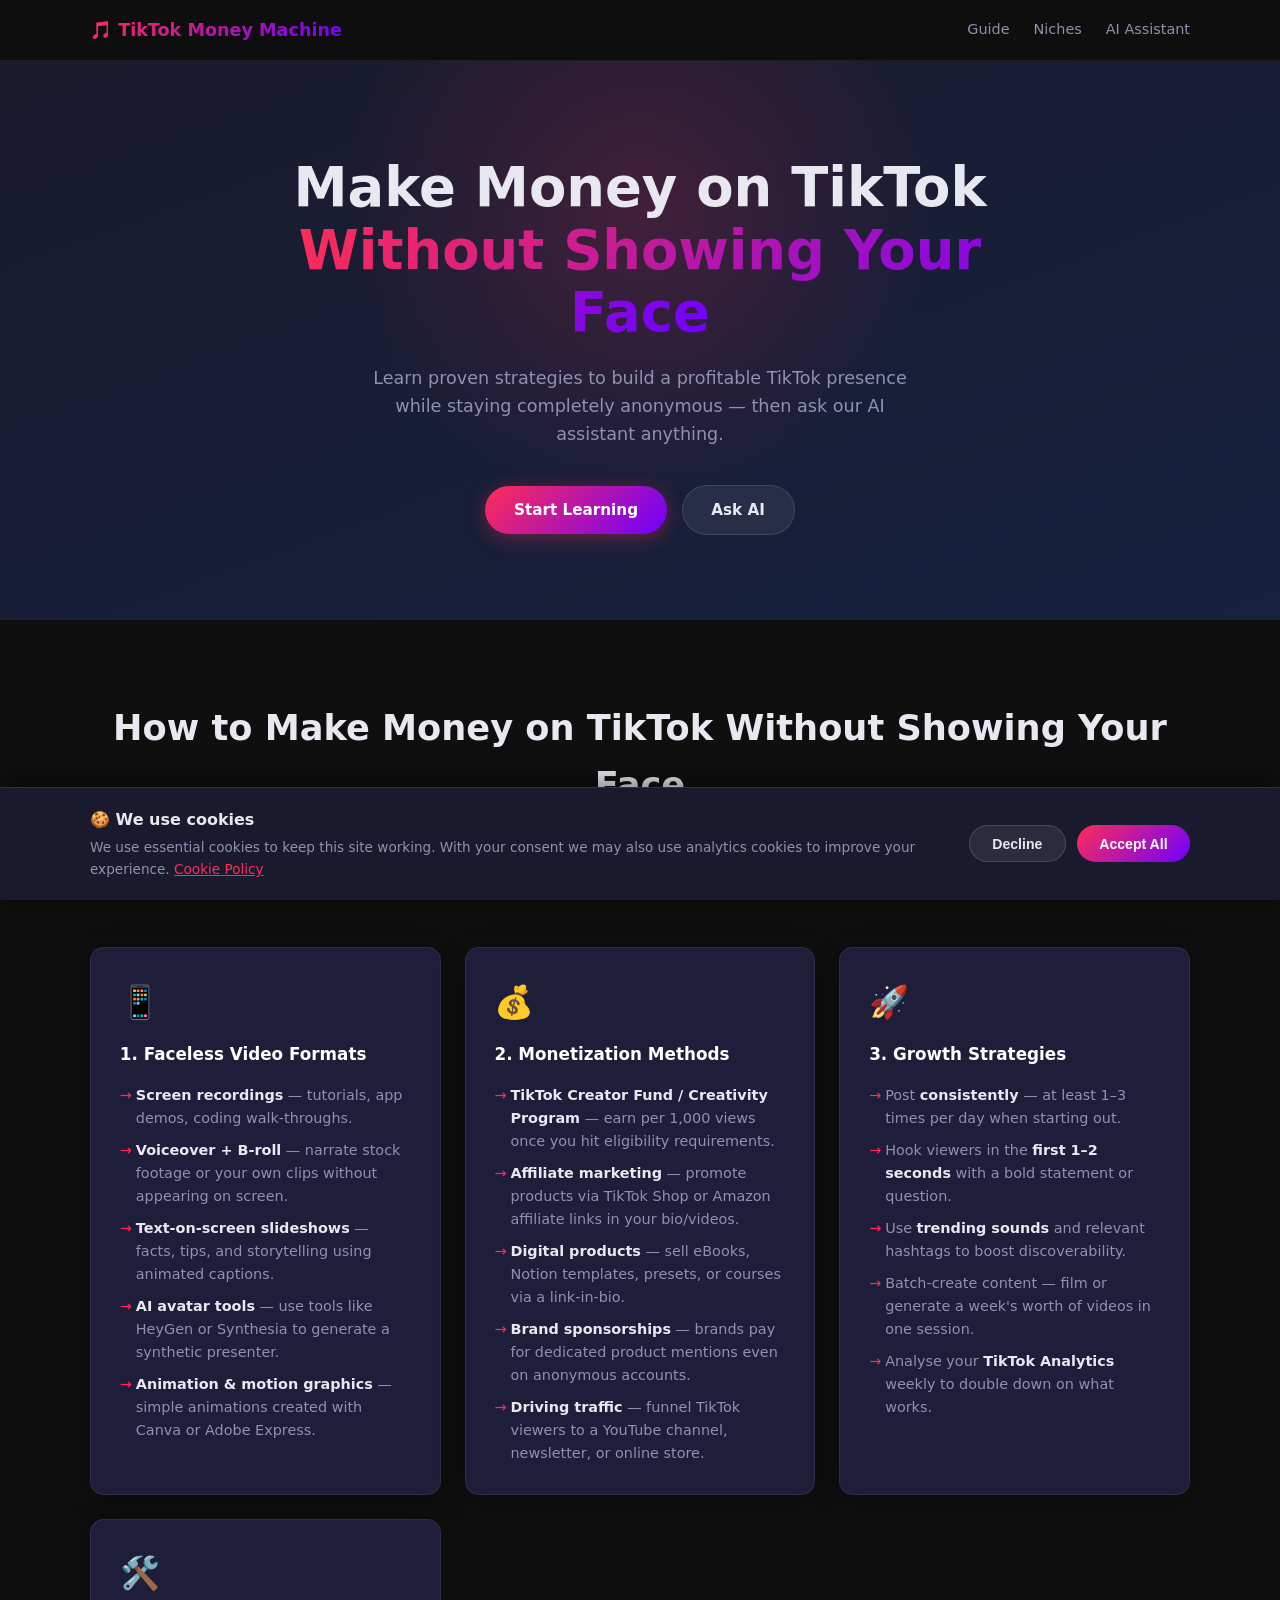
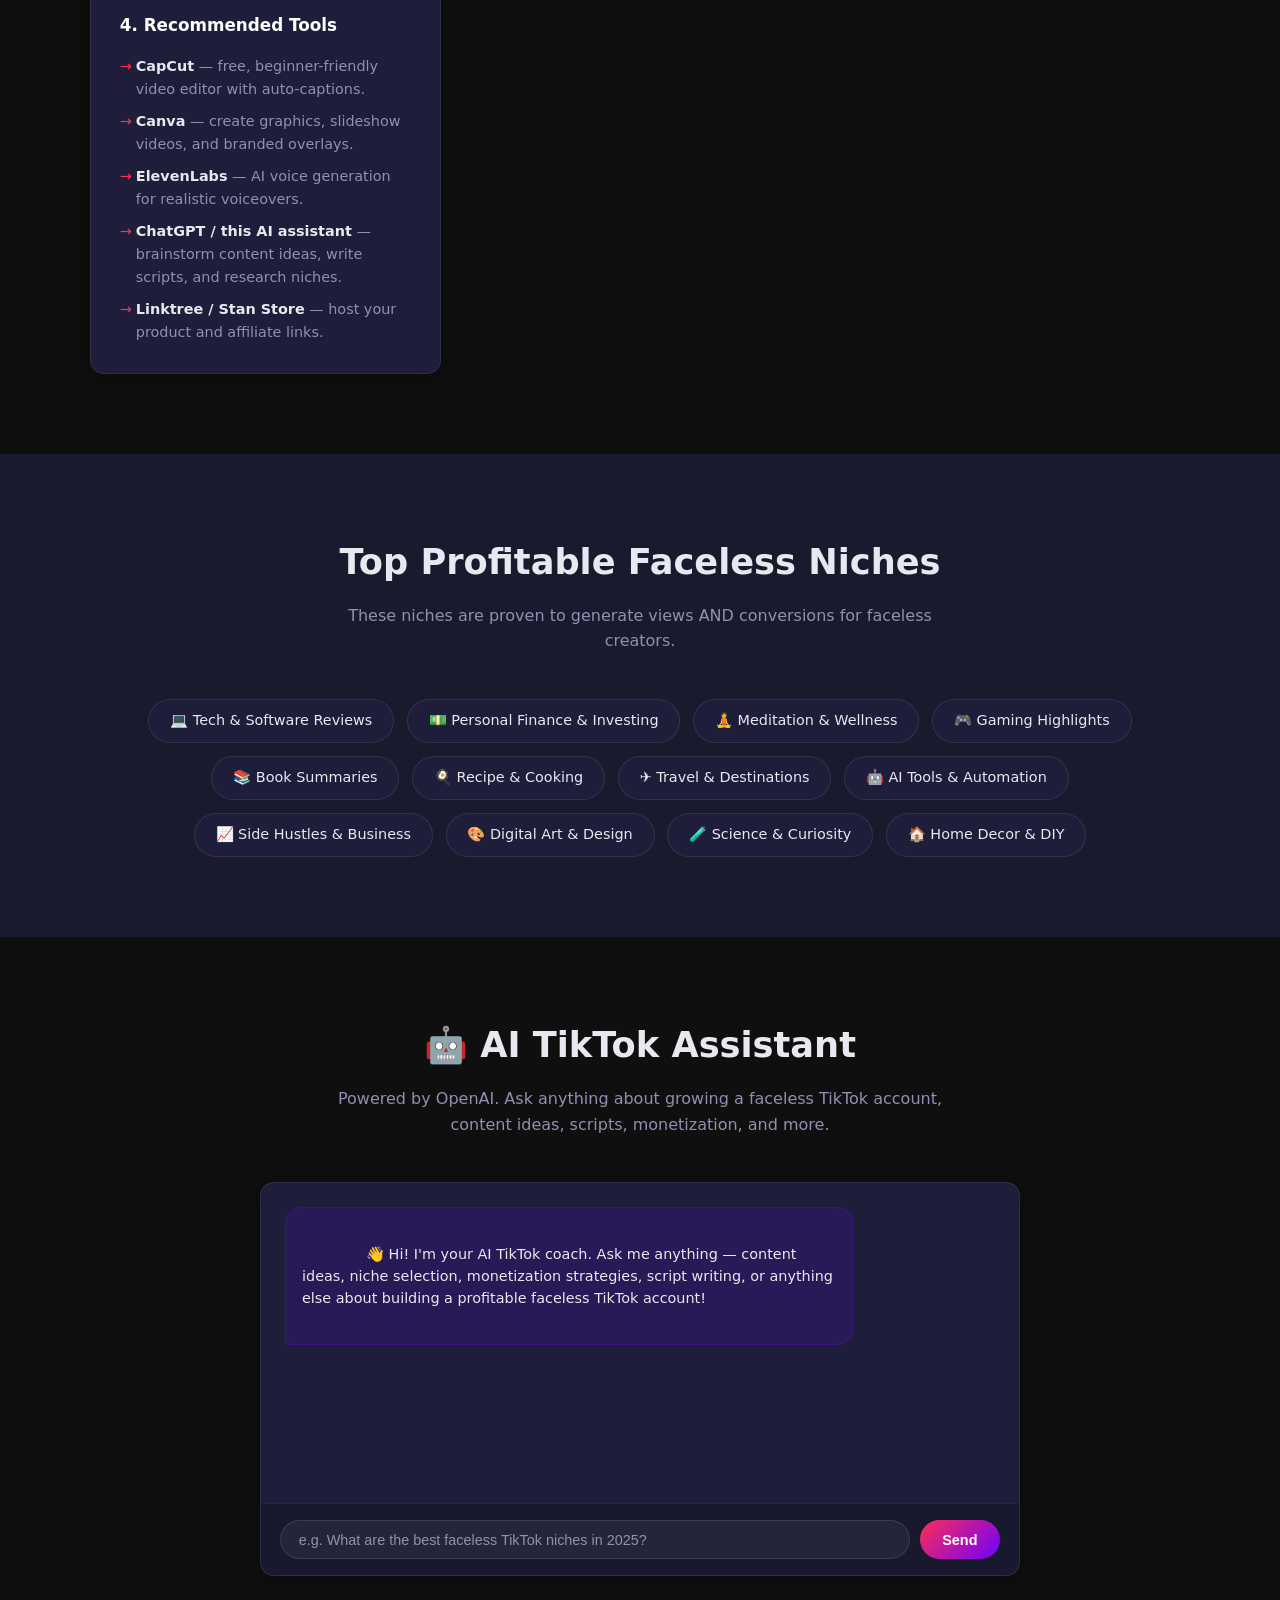
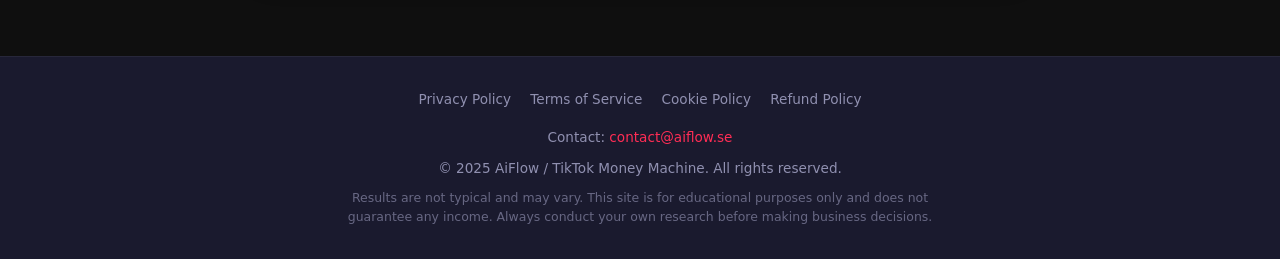
<file: public/index.html>
<!DOCTYPE html>
<html lang="en">
<head>
  <meta charset="UTF-8" />
  <meta name="viewport" content="width=device-width, initial-scale=1.0" />
  <title>TikTok Money Machine — AI-Powered Guide</title>
  <link rel="stylesheet" href="style.css" />
</head>
<body>

  <!-- HEADER -->
  <header>
    <div class="header-inner">
      <span class="logo">🎵 TikTok Money Machine</span>
      <nav>
        <a href="#guide">Guide</a>
        <a href="#niches">Niches</a>
        <a href="#ai-assistant">AI Assistant</a>
      </nav>
    </div>
  </header>

  <!-- HERO -->
  <section class="hero">
    <div class="hero-content">
      <h1>Make Money on TikTok<br /><span>Without Showing Your Face</span></h1>
      <p>Learn proven strategies to build a profitable TikTok presence while staying completely anonymous — then ask our AI assistant anything.</p>
      <a href="#guide" class="btn-primary">Start Learning</a>
      <a href="#ai-assistant" class="btn-secondary">Ask AI</a>
    </div>
  </section>

  <!-- GUIDE SECTION -->
  <section id="guide" class="section">
    <div class="container">
      <h2>How to Make Money on TikTok Without Showing Your Face</h2>
      <p class="section-intro">You don't need to be on camera to build a thriving TikTok business. Thousands of anonymous creators earn full-time income using the methods below.</p>

      <div class="cards">

        <div class="card">
          <div class="card-icon">📱</div>
          <h3>1. Faceless Video Formats</h3>
          <ul>
            <li><strong>Screen recordings</strong> — tutorials, app demos, coding walk-throughs.</li>
            <li><strong>Voiceover + B-roll</strong> — narrate stock footage or your own clips without appearing on screen.</li>
            <li><strong>Text-on-screen slideshows</strong> — facts, tips, and storytelling using animated captions.</li>
            <li><strong>AI avatar tools</strong> — use tools like HeyGen or Synthesia to generate a synthetic presenter.</li>
            <li><strong>Animation &amp; motion graphics</strong> — simple animations created with Canva or Adobe Express.</li>
          </ul>
        </div>

        <div class="card">
          <div class="card-icon">💰</div>
          <h3>2. Monetization Methods</h3>
          <ul>
            <li><strong>TikTok Creator Fund / Creativity Program</strong> — earn per 1,000 views once you hit eligibility requirements.</li>
            <li><strong>Affiliate marketing</strong> — promote products via TikTok Shop or Amazon affiliate links in your bio/videos.</li>
            <li><strong>Digital products</strong> — sell eBooks, Notion templates, presets, or courses via a link-in-bio.</li>
            <li><strong>Brand sponsorships</strong> — brands pay for dedicated product mentions even on anonymous accounts.</li>
            <li><strong>Driving traffic</strong> — funnel TikTok viewers to a YouTube channel, newsletter, or online store.</li>
          </ul>
        </div>

        <div class="card">
          <div class="card-icon">🚀</div>
          <h3>3. Growth Strategies</h3>
          <ul>
            <li>Post <strong>consistently</strong> — at least 1–3 times per day when starting out.</li>
            <li>Hook viewers in the <strong>first 1–2 seconds</strong> with a bold statement or question.</li>
            <li>Use <strong>trending sounds</strong> and relevant hashtags to boost discoverability.</li>
            <li>Batch-create content — film or generate a week's worth of videos in one session.</li>
            <li>Analyse your <strong>TikTok Analytics</strong> weekly to double down on what works.</li>
          </ul>
        </div>

        <div class="card">
          <div class="card-icon">🛠️</div>
          <h3>4. Recommended Tools</h3>
          <ul>
            <li><strong>CapCut</strong> — free, beginner-friendly video editor with auto-captions.</li>
            <li><strong>Canva</strong> — create graphics, slideshow videos, and branded overlays.</li>
            <li><strong>ElevenLabs</strong> — AI voice generation for realistic voiceovers.</li>
            <li><strong>ChatGPT / this AI assistant</strong> — brainstorm content ideas, write scripts, and research niches.</li>
            <li><strong>Linktree / Stan Store</strong> — host your product and affiliate links.</li>
          </ul>
        </div>

      </div>
    </div>
  </section>

  <!-- NICHES SECTION -->
  <section id="niches" class="section section-alt">
    <div class="container">
      <h2>Top Profitable Faceless Niches</h2>
      <p class="section-intro">These niches are proven to generate views AND conversions for faceless creators.</p>
      <div class="niches-grid">
        <div class="niche-pill">💻 Tech &amp; Software Reviews</div>
        <div class="niche-pill">💵 Personal Finance &amp; Investing</div>
        <div class="niche-pill">🧘 Meditation &amp; Wellness</div>
        <div class="niche-pill">🎮 Gaming Highlights</div>
        <div class="niche-pill">📚 Book Summaries</div>
        <div class="niche-pill">🍳 Recipe &amp; Cooking</div>
        <div class="niche-pill">✈️ Travel &amp; Destinations</div>
        <div class="niche-pill">🤖 AI Tools &amp; Automation</div>
        <div class="niche-pill">📈 Side Hustles &amp; Business</div>
        <div class="niche-pill">🎨 Digital Art &amp; Design</div>
        <div class="niche-pill">🧪 Science &amp; Curiosity</div>
        <div class="niche-pill">🏠 Home Decor &amp; DIY</div>
      </div>
    </div>
  </section>

  <!-- AI ASSISTANT SECTION -->
  <section id="ai-assistant" class="section">
    <div class="container">
      <h2>🤖 AI TikTok Assistant</h2>
      <p class="section-intro">Powered by OpenAI. Ask anything about growing a faceless TikTok account, content ideas, scripts, monetization, and more.</p>

      <div class="chat-container">
        <div id="chat-messages" class="chat-messages">
          <div class="message assistant-message">
            <div class="message-bubble">
              👋 Hi! I'm your AI TikTok coach. Ask me anything — content ideas, niche selection, monetization strategies, script writing, or anything else about building a profitable faceless TikTok account!
            </div>
          </div>
        </div>

        <form id="chat-form" class="chat-form">
          <input
            type="text"
            id="user-input"
            placeholder="e.g. What are the best faceless TikTok niches in 2025?"
            autocomplete="off"
            required
          />
          <button type="submit" id="send-btn">Send</button>
        </form>
      </div>
    </div>
  </section>

  <!-- FOOTER -->
  <footer>
    <div class="container">
      <nav class="footer-links" aria-label="Legal pages">
        <a href="privacy-policy.html">Privacy Policy</a>
        <a href="terms.html">Terms of Service</a>
        <a href="cookie-policy.html">Cookie Policy</a>
        <a href="refund-policy.html">Refund Policy</a>
      </nav>
      <p class="footer-contact">Contact: <a href="mailto:contact@aiflow.se">contact@aiflow.se</a></p>
      <p class="footer-copy">© 2025 AiFlow / TikTok Money Machine. All rights reserved.</p>
      <p class="footer-disclaimer">Results are not typical and may vary. This site is for educational purposes only and does not guarantee any income. Always conduct your own research before making business decisions.</p>
    </div>
  </footer>

  <!-- COOKIE BANNER -->
  <div id="cookie-banner" class="cookie-banner" role="dialog" aria-modal="true" aria-label="Cookie consent">
    <div class="cookie-banner-inner">
      <div class="cookie-banner-text">
        <strong>🍪 We use cookies</strong>
        <p>We use essential cookies to keep this site working. With your consent we may also use analytics cookies to improve your experience. <a href="cookie-policy.html">Cookie Policy</a></p>
      </div>
      <div class="cookie-banner-buttons">
        <button id="cookie-decline" class="cookie-btn cookie-btn-decline">Decline</button>
        <button id="cookie-accept" class="cookie-btn cookie-btn-accept">Accept All</button>
      </div>
    </div>
  </div>

  <script src="script.js"></script>
</body>
</html>
</file>
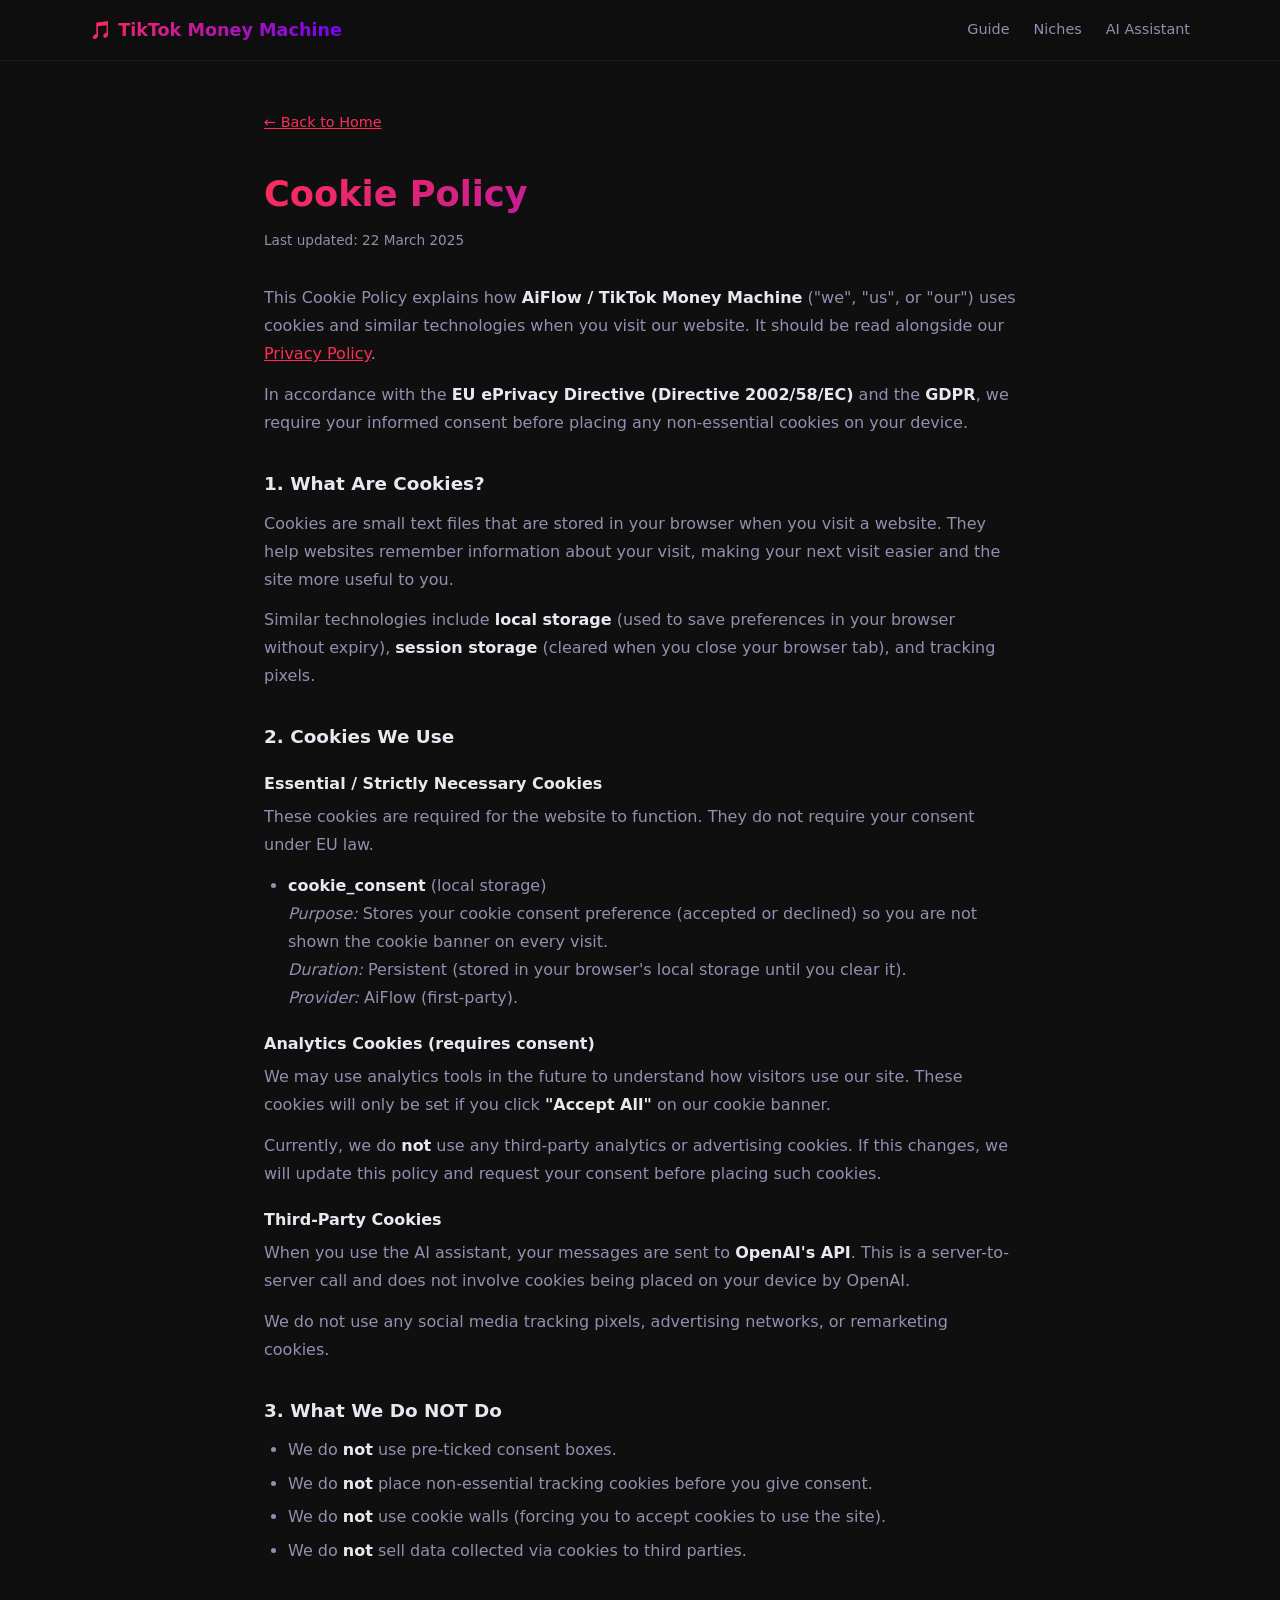
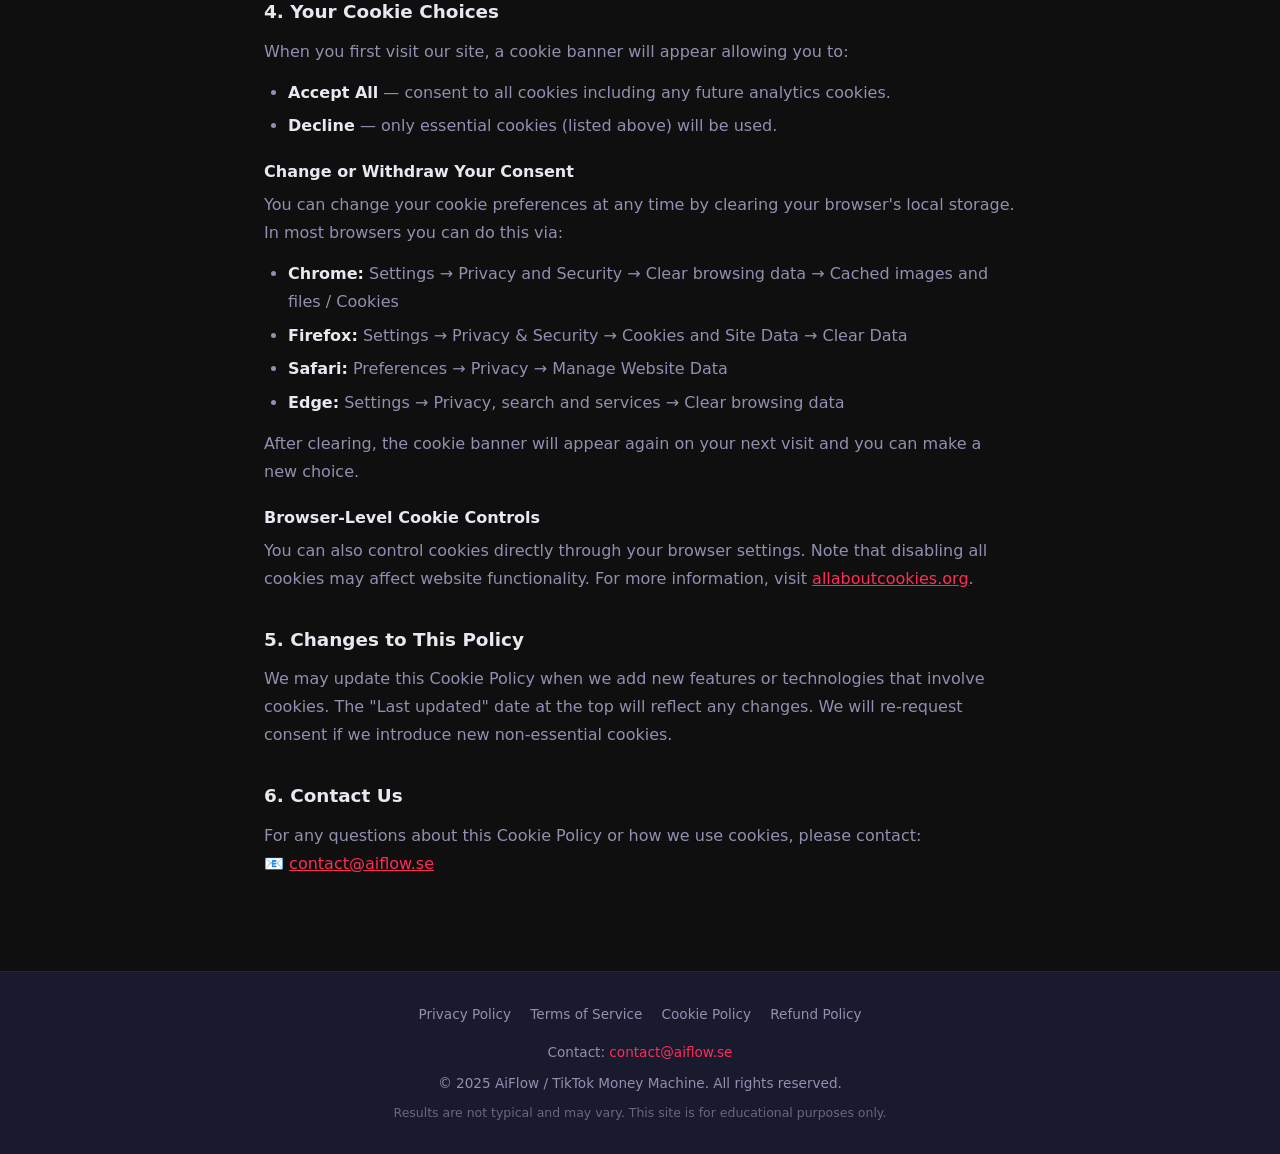
<file: public/cookie-policy.html>
<!DOCTYPE html>
<html lang="en">
<head>
  <meta charset="UTF-8" />
  <meta name="viewport" content="width=device-width, initial-scale=1.0" />
  <title>Cookie Policy — TikTok Money Machine</title>
  <link rel="stylesheet" href="style.css" />
</head>
<body>

  <!-- HEADER -->
  <header>
    <div class="header-inner">
      <a href="index.html" class="logo">🎵 TikTok Money Machine</a>
      <nav>
        <a href="index.html#guide">Guide</a>
        <a href="index.html#niches">Niches</a>
        <a href="index.html#ai-assistant">AI Assistant</a>
      </nav>
    </div>
  </header>

  <main>
    <div class="legal-page">
      <a href="index.html" class="legal-back-link">← Back to Home</a>

      <h1>Cookie Policy</h1>
      <span class="last-updated">Last updated: 22 March 2025</span>

      <p>This Cookie Policy explains how <strong>AiFlow / TikTok Money Machine</strong> ("we", "us", or "our") uses cookies and similar technologies when you visit our website. It should be read alongside our <a href="privacy-policy.html">Privacy Policy</a>.</p>
      <p>In accordance with the <strong>EU ePrivacy Directive (Directive 2002/58/EC)</strong> and the <strong>GDPR</strong>, we require your informed consent before placing any non-essential cookies on your device.</p>

      <h2>1. What Are Cookies?</h2>
      <p>Cookies are small text files that are stored in your browser when you visit a website. They help websites remember information about your visit, making your next visit easier and the site more useful to you.</p>
      <p>Similar technologies include <strong>local storage</strong> (used to save preferences in your browser without expiry), <strong>session storage</strong> (cleared when you close your browser tab), and tracking pixels.</p>

      <h2>2. Cookies We Use</h2>

      <h3>Essential / Strictly Necessary Cookies</h3>
      <p>These cookies are required for the website to function. They do not require your consent under EU law.</p>
      <ul>
        <li>
          <strong>cookie_consent</strong> (local storage)<br />
          <em>Purpose:</em> Stores your cookie consent preference (accepted or declined) so you are not shown the cookie banner on every visit.<br />
          <em>Duration:</em> Persistent (stored in your browser's local storage until you clear it).<br />
          <em>Provider:</em> AiFlow (first-party).
        </li>
      </ul>

      <h3>Analytics Cookies (requires consent)</h3>
      <p>We may use analytics tools in the future to understand how visitors use our site. These cookies will only be set if you click <strong>"Accept All"</strong> on our cookie banner.</p>
      <p>Currently, we do <strong>not</strong> use any third-party analytics or advertising cookies. If this changes, we will update this policy and request your consent before placing such cookies.</p>

      <h3>Third-Party Cookies</h3>
      <p>When you use the AI assistant, your messages are sent to <strong>OpenAI's API</strong>. This is a server-to-server call and does not involve cookies being placed on your device by OpenAI.</p>
      <p>We do not use any social media tracking pixels, advertising networks, or remarketing cookies.</p>

      <h2>3. What We Do NOT Do</h2>
      <ul>
        <li>We do <strong>not</strong> use pre-ticked consent boxes.</li>
        <li>We do <strong>not</strong> place non-essential tracking cookies before you give consent.</li>
        <li>We do <strong>not</strong> use cookie walls (forcing you to accept cookies to use the site).</li>
        <li>We do <strong>not</strong> sell data collected via cookies to third parties.</li>
      </ul>

      <h2>4. Your Cookie Choices</h2>
      <p>When you first visit our site, a cookie banner will appear allowing you to:</p>
      <ul>
        <li><strong>Accept All</strong> — consent to all cookies including any future analytics cookies.</li>
        <li><strong>Decline</strong> — only essential cookies (listed above) will be used.</li>
      </ul>

      <h3>Change or Withdraw Your Consent</h3>
      <p>You can change your cookie preferences at any time by clearing your browser's local storage. In most browsers you can do this via:</p>
      <ul>
        <li><strong>Chrome:</strong> Settings → Privacy and Security → Clear browsing data → Cached images and files / Cookies</li>
        <li><strong>Firefox:</strong> Settings → Privacy &amp; Security → Cookies and Site Data → Clear Data</li>
        <li><strong>Safari:</strong> Preferences → Privacy → Manage Website Data</li>
        <li><strong>Edge:</strong> Settings → Privacy, search and services → Clear browsing data</li>
      </ul>
      <p>After clearing, the cookie banner will appear again on your next visit and you can make a new choice.</p>

      <h3>Browser-Level Cookie Controls</h3>
      <p>You can also control cookies directly through your browser settings. Note that disabling all cookies may affect website functionality. For more information, visit <a href="https://www.allaboutcookies.org" target="_blank" rel="noopener">allaboutcookies.org</a>.</p>

      <h2>5. Changes to This Policy</h2>
      <p>We may update this Cookie Policy when we add new features or technologies that involve cookies. The "Last updated" date at the top will reflect any changes. We will re-request consent if we introduce new non-essential cookies.</p>

      <h2>6. Contact Us</h2>
      <p>For any questions about this Cookie Policy or how we use cookies, please contact:<br />
      📧 <a href="mailto:contact@aiflow.se">contact@aiflow.se</a></p>
    </div>
  </main>

  <!-- FOOTER -->
  <footer>
    <div class="container">
      <nav class="footer-links" aria-label="Legal pages">
        <a href="privacy-policy.html">Privacy Policy</a>
        <a href="terms.html">Terms of Service</a>
        <a href="cookie-policy.html">Cookie Policy</a>
        <a href="refund-policy.html">Refund Policy</a>
      </nav>
      <p class="footer-contact">Contact: <a href="mailto:contact@aiflow.se">contact@aiflow.se</a></p>
      <p class="footer-copy">© 2025 AiFlow / TikTok Money Machine. All rights reserved.</p>
      <p class="footer-disclaimer">Results are not typical and may vary. This site is for educational purposes only.</p>
    </div>
  </footer>

  <script src="script.js"></script>
</body>
</html>
</file>
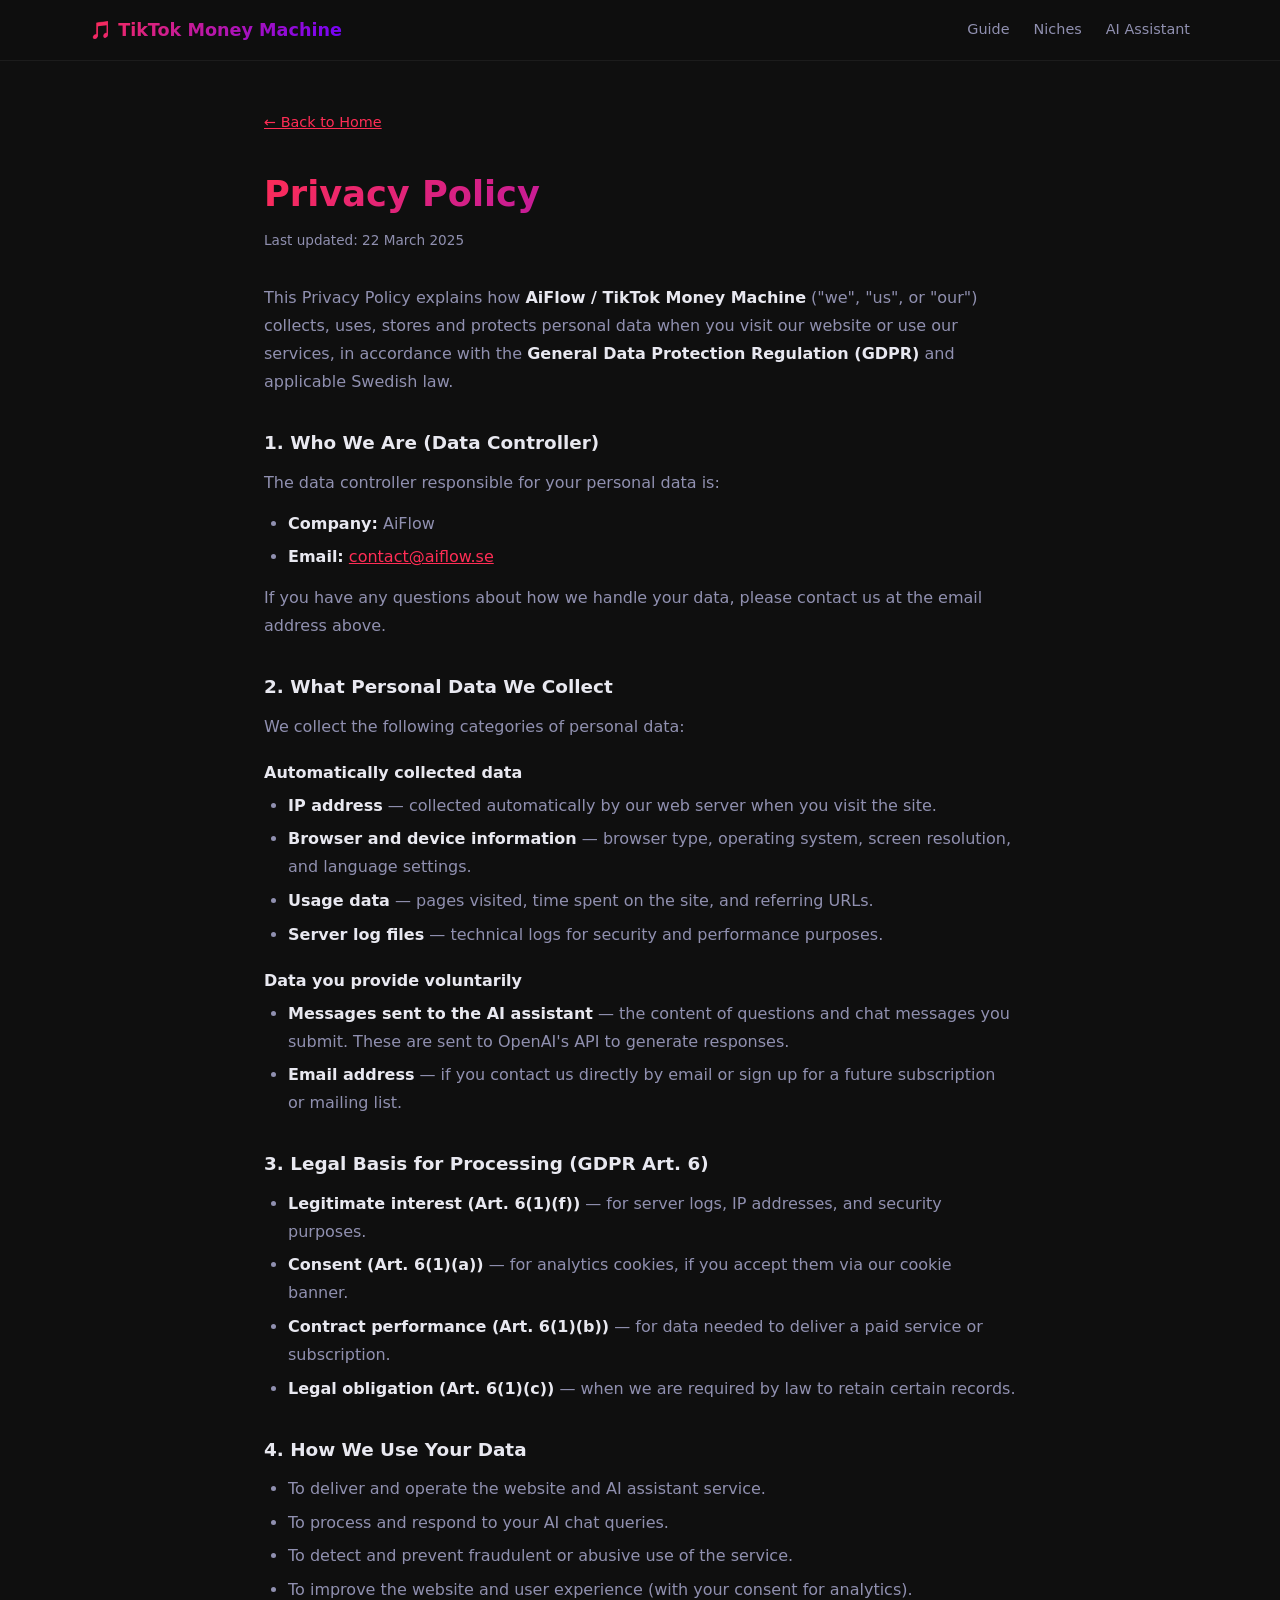
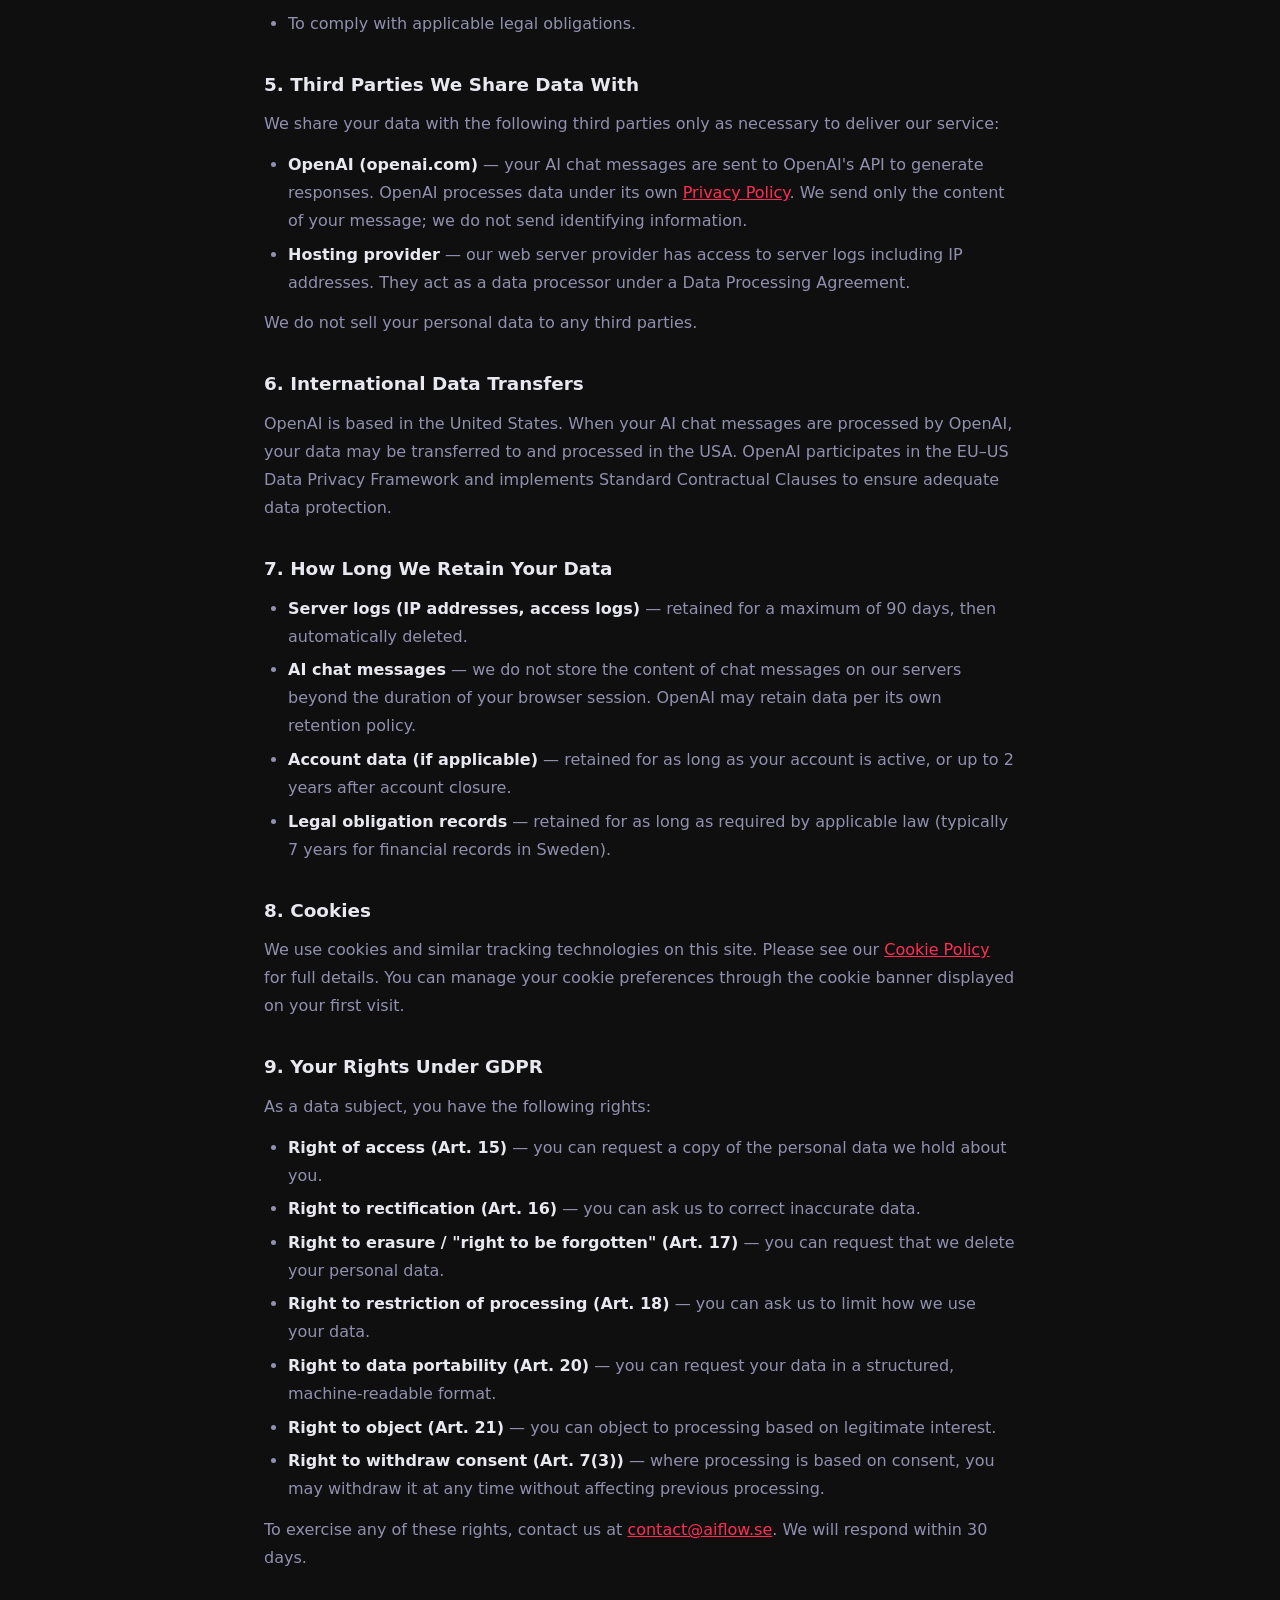
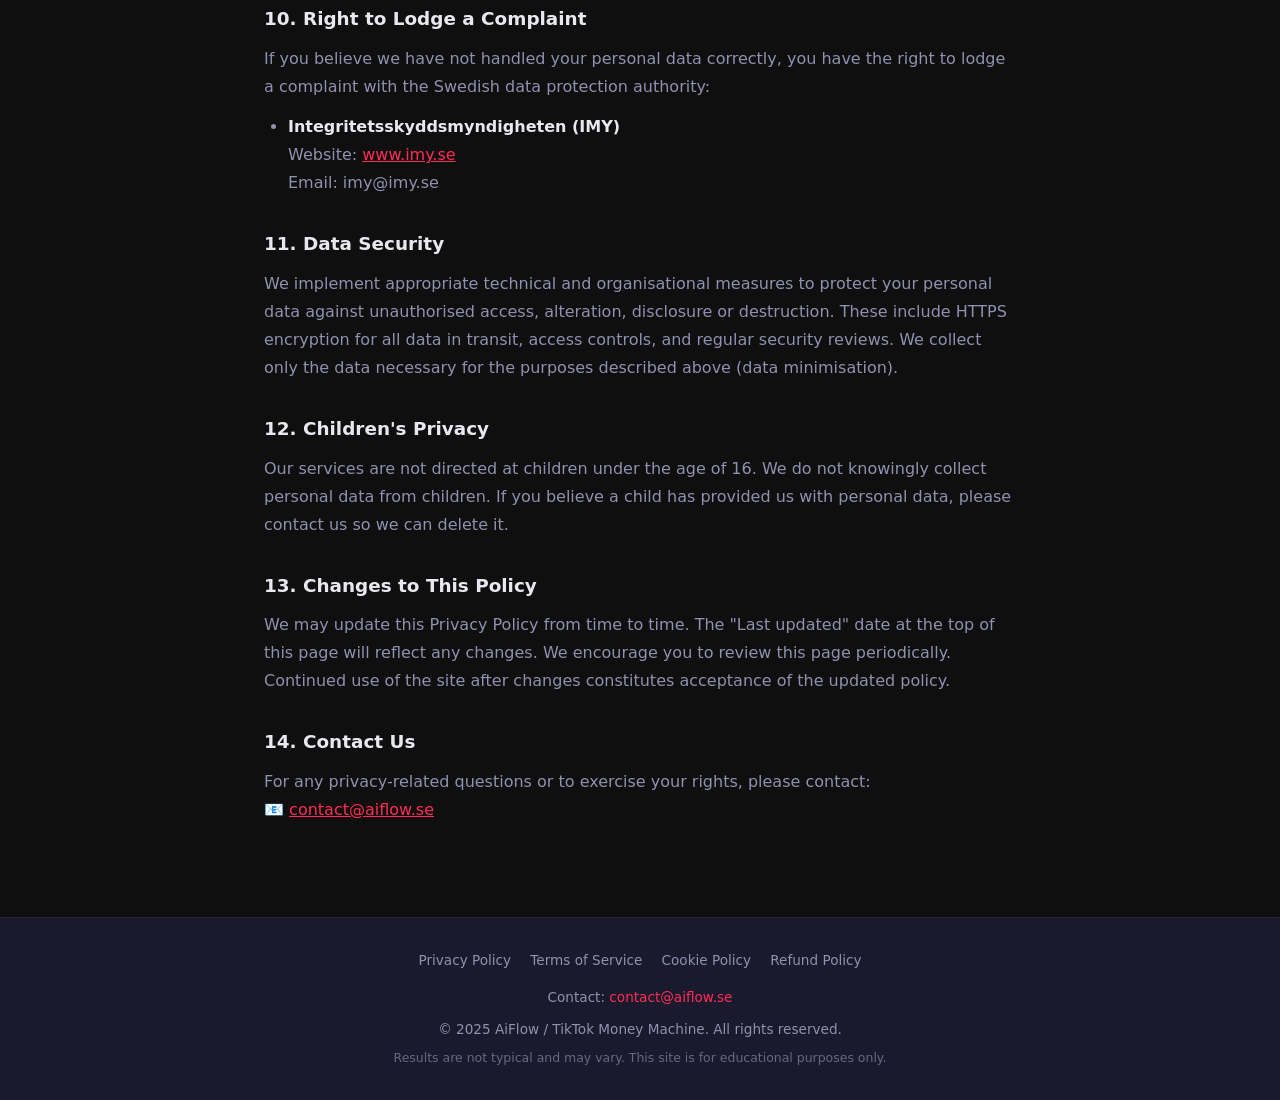
<file: public/privacy-policy.html>
<!DOCTYPE html>
<html lang="en">
<head>
  <meta charset="UTF-8" />
  <meta name="viewport" content="width=device-width, initial-scale=1.0" />
  <title>Privacy Policy — TikTok Money Machine</title>
  <link rel="stylesheet" href="style.css" />
</head>
<body>

  <!-- HEADER -->
  <header>
    <div class="header-inner">
      <a href="index.html" class="logo">🎵 TikTok Money Machine</a>
      <nav>
        <a href="index.html#guide">Guide</a>
        <a href="index.html#niches">Niches</a>
        <a href="index.html#ai-assistant">AI Assistant</a>
      </nav>
    </div>
  </header>

  <main>
    <div class="legal-page">
      <a href="index.html" class="legal-back-link">← Back to Home</a>

      <h1>Privacy Policy</h1>
      <span class="last-updated">Last updated: 22 March 2025</span>

      <p>This Privacy Policy explains how <strong>AiFlow / TikTok Money Machine</strong> ("we", "us", or "our") collects, uses, stores and protects personal data when you visit our website or use our services, in accordance with the <strong>General Data Protection Regulation (GDPR)</strong> and applicable Swedish law.</p>

      <h2>1. Who We Are (Data Controller)</h2>
      <p>The data controller responsible for your personal data is:</p>
      <ul>
        <li><strong>Company:</strong> AiFlow</li>
        <li><strong>Email:</strong> <a href="mailto:contact@aiflow.se">contact@aiflow.se</a></li>
      </ul>
      <p>If you have any questions about how we handle your data, please contact us at the email address above.</p>

      <h2>2. What Personal Data We Collect</h2>
      <p>We collect the following categories of personal data:</p>

      <h3>Automatically collected data</h3>
      <ul>
        <li><strong>IP address</strong> — collected automatically by our web server when you visit the site.</li>
        <li><strong>Browser and device information</strong> — browser type, operating system, screen resolution, and language settings.</li>
        <li><strong>Usage data</strong> — pages visited, time spent on the site, and referring URLs.</li>
        <li><strong>Server log files</strong> — technical logs for security and performance purposes.</li>
      </ul>

      <h3>Data you provide voluntarily</h3>
      <ul>
        <li><strong>Messages sent to the AI assistant</strong> — the content of questions and chat messages you submit. These are sent to OpenAI's API to generate responses.</li>
        <li><strong>Email address</strong> — if you contact us directly by email or sign up for a future subscription or mailing list.</li>
      </ul>

      <h2>3. Legal Basis for Processing (GDPR Art. 6)</h2>
      <ul>
        <li><strong>Legitimate interest (Art. 6(1)(f))</strong> — for server logs, IP addresses, and security purposes.</li>
        <li><strong>Consent (Art. 6(1)(a))</strong> — for analytics cookies, if you accept them via our cookie banner.</li>
        <li><strong>Contract performance (Art. 6(1)(b))</strong> — for data needed to deliver a paid service or subscription.</li>
        <li><strong>Legal obligation (Art. 6(1)(c))</strong> — when we are required by law to retain certain records.</li>
      </ul>

      <h2>4. How We Use Your Data</h2>
      <ul>
        <li>To deliver and operate the website and AI assistant service.</li>
        <li>To process and respond to your AI chat queries.</li>
        <li>To detect and prevent fraudulent or abusive use of the service.</li>
        <li>To improve the website and user experience (with your consent for analytics).</li>
        <li>To comply with applicable legal obligations.</li>
      </ul>

      <h2>5. Third Parties We Share Data With</h2>
      <p>We share your data with the following third parties only as necessary to deliver our service:</p>
      <ul>
        <li><strong>OpenAI (openai.com)</strong> — your AI chat messages are sent to OpenAI's API to generate responses. OpenAI processes data under its own <a href="https://openai.com/policies/privacy-policy" target="_blank" rel="noopener">Privacy Policy</a>. We send only the content of your message; we do not send identifying information.</li>
        <li><strong>Hosting provider</strong> — our web server provider has access to server logs including IP addresses. They act as a data processor under a Data Processing Agreement.</li>
      </ul>
      <p>We do not sell your personal data to any third parties.</p>

      <h2>6. International Data Transfers</h2>
      <p>OpenAI is based in the United States. When your AI chat messages are processed by OpenAI, your data may be transferred to and processed in the USA. OpenAI participates in the EU–US Data Privacy Framework and implements Standard Contractual Clauses to ensure adequate data protection.</p>

      <h2>7. How Long We Retain Your Data</h2>
      <ul>
        <li><strong>Server logs (IP addresses, access logs)</strong> — retained for a maximum of 90 days, then automatically deleted.</li>
        <li><strong>AI chat messages</strong> — we do not store the content of chat messages on our servers beyond the duration of your browser session. OpenAI may retain data per its own retention policy.</li>
        <li><strong>Account data (if applicable)</strong> — retained for as long as your account is active, or up to 2 years after account closure.</li>
        <li><strong>Legal obligation records</strong> — retained for as long as required by applicable law (typically 7 years for financial records in Sweden).</li>
      </ul>

      <h2>8. Cookies</h2>
      <p>We use cookies and similar tracking technologies on this site. Please see our <a href="cookie-policy.html">Cookie Policy</a> for full details. You can manage your cookie preferences through the cookie banner displayed on your first visit.</p>

      <h2>9. Your Rights Under GDPR</h2>
      <p>As a data subject, you have the following rights:</p>
      <ul>
        <li><strong>Right of access (Art. 15)</strong> — you can request a copy of the personal data we hold about you.</li>
        <li><strong>Right to rectification (Art. 16)</strong> — you can ask us to correct inaccurate data.</li>
        <li><strong>Right to erasure / "right to be forgotten" (Art. 17)</strong> — you can request that we delete your personal data.</li>
        <li><strong>Right to restriction of processing (Art. 18)</strong> — you can ask us to limit how we use your data.</li>
        <li><strong>Right to data portability (Art. 20)</strong> — you can request your data in a structured, machine-readable format.</li>
        <li><strong>Right to object (Art. 21)</strong> — you can object to processing based on legitimate interest.</li>
        <li><strong>Right to withdraw consent (Art. 7(3))</strong> — where processing is based on consent, you may withdraw it at any time without affecting previous processing.</li>
      </ul>
      <p>To exercise any of these rights, contact us at <a href="mailto:contact@aiflow.se">contact@aiflow.se</a>. We will respond within 30 days.</p>

      <h2>10. Right to Lodge a Complaint</h2>
      <p>If you believe we have not handled your personal data correctly, you have the right to lodge a complaint with the Swedish data protection authority:</p>
      <ul>
        <li><strong>Integritetsskyddsmyndigheten (IMY)</strong><br />
        Website: <a href="https://www.imy.se" target="_blank" rel="noopener">www.imy.se</a><br />
        Email: imy@imy.se</li>
      </ul>

      <h2>11. Data Security</h2>
      <p>We implement appropriate technical and organisational measures to protect your personal data against unauthorised access, alteration, disclosure or destruction. These include HTTPS encryption for all data in transit, access controls, and regular security reviews. We collect only the data necessary for the purposes described above (data minimisation).</p>

      <h2>12. Children's Privacy</h2>
      <p>Our services are not directed at children under the age of 16. We do not knowingly collect personal data from children. If you believe a child has provided us with personal data, please contact us so we can delete it.</p>

      <h2>13. Changes to This Policy</h2>
      <p>We may update this Privacy Policy from time to time. The "Last updated" date at the top of this page will reflect any changes. We encourage you to review this page periodically. Continued use of the site after changes constitutes acceptance of the updated policy.</p>

      <h2>14. Contact Us</h2>
      <p>For any privacy-related questions or to exercise your rights, please contact:<br />
      📧 <a href="mailto:contact@aiflow.se">contact@aiflow.se</a></p>
    </div>
  </main>

  <!-- FOOTER -->
  <footer>
    <div class="container">
      <nav class="footer-links" aria-label="Legal pages">
        <a href="privacy-policy.html">Privacy Policy</a>
        <a href="terms.html">Terms of Service</a>
        <a href="cookie-policy.html">Cookie Policy</a>
        <a href="refund-policy.html">Refund Policy</a>
      </nav>
      <p class="footer-contact">Contact: <a href="mailto:contact@aiflow.se">contact@aiflow.se</a></p>
      <p class="footer-copy">© 2025 AiFlow / TikTok Money Machine. All rights reserved.</p>
      <p class="footer-disclaimer">Results are not typical and may vary. This site is for educational purposes only.</p>
    </div>
  </footer>

  <script src="script.js"></script>
</body>
</html>
</file>
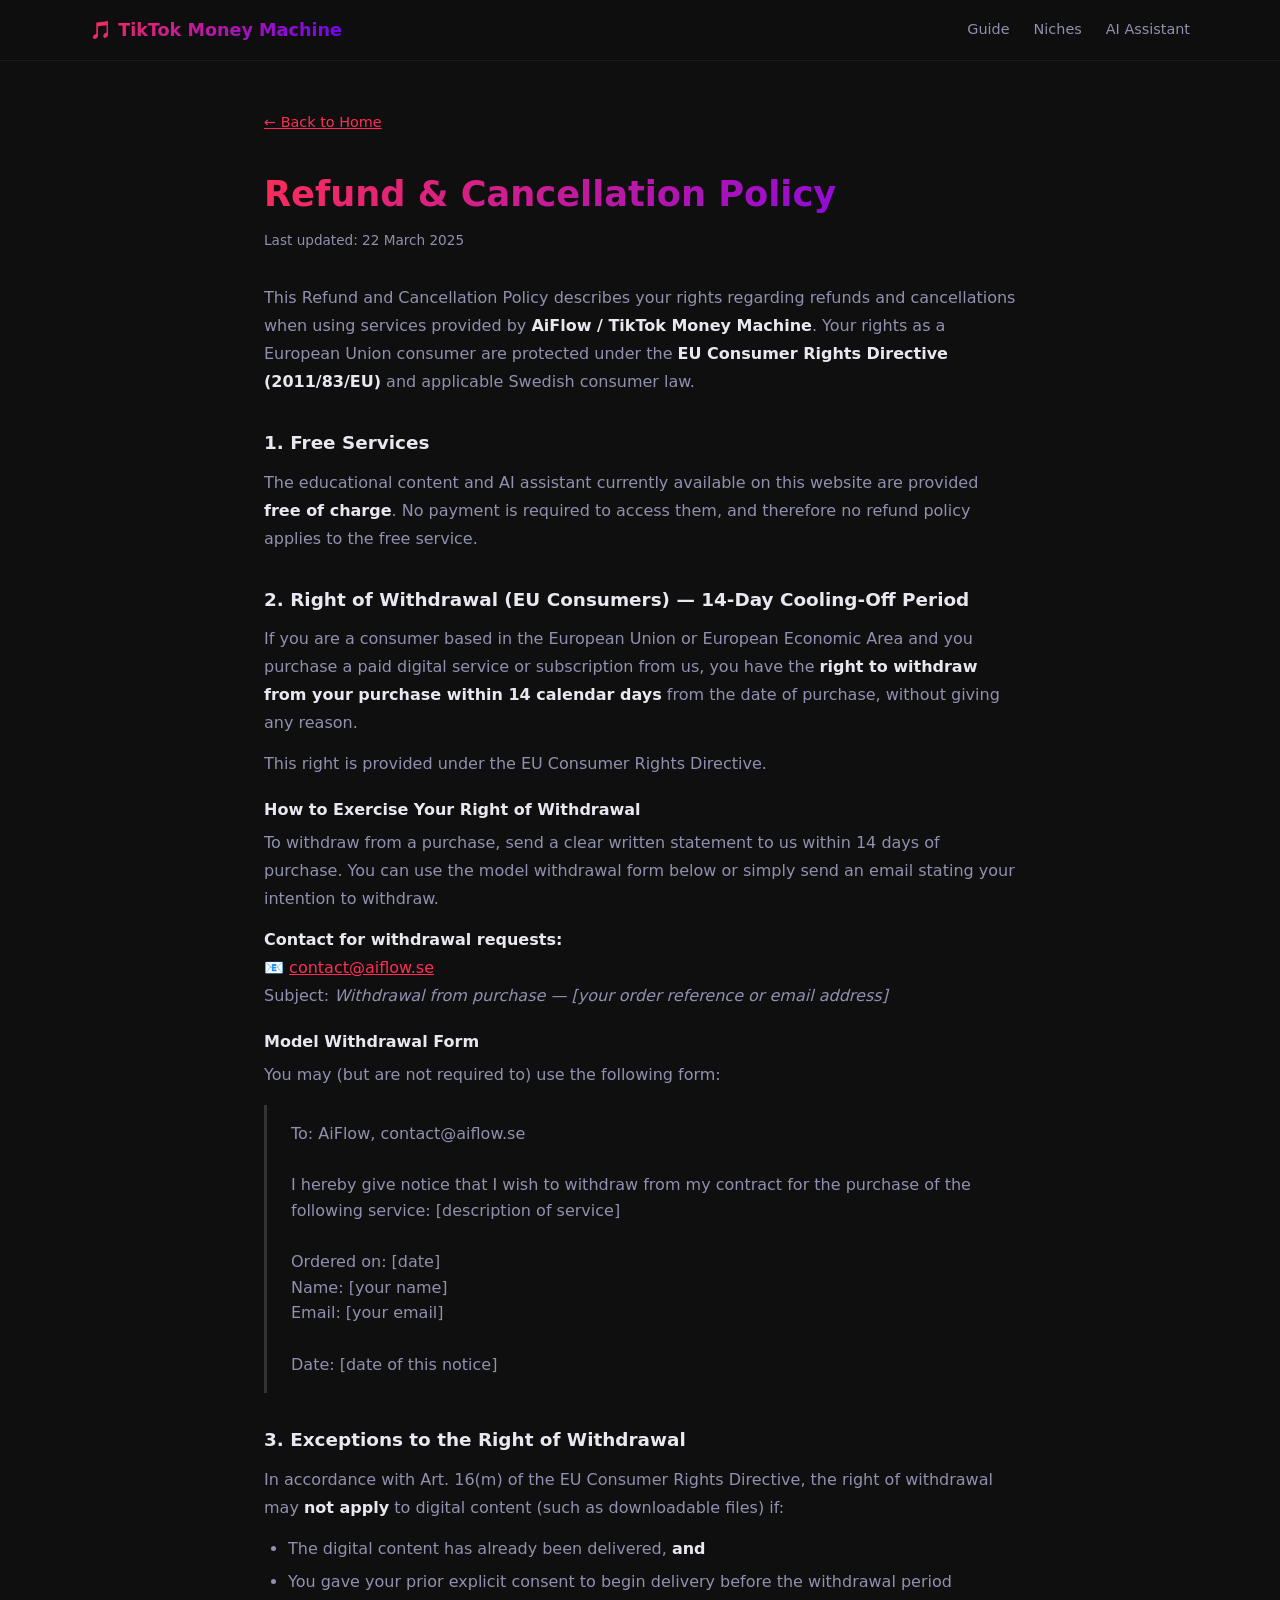
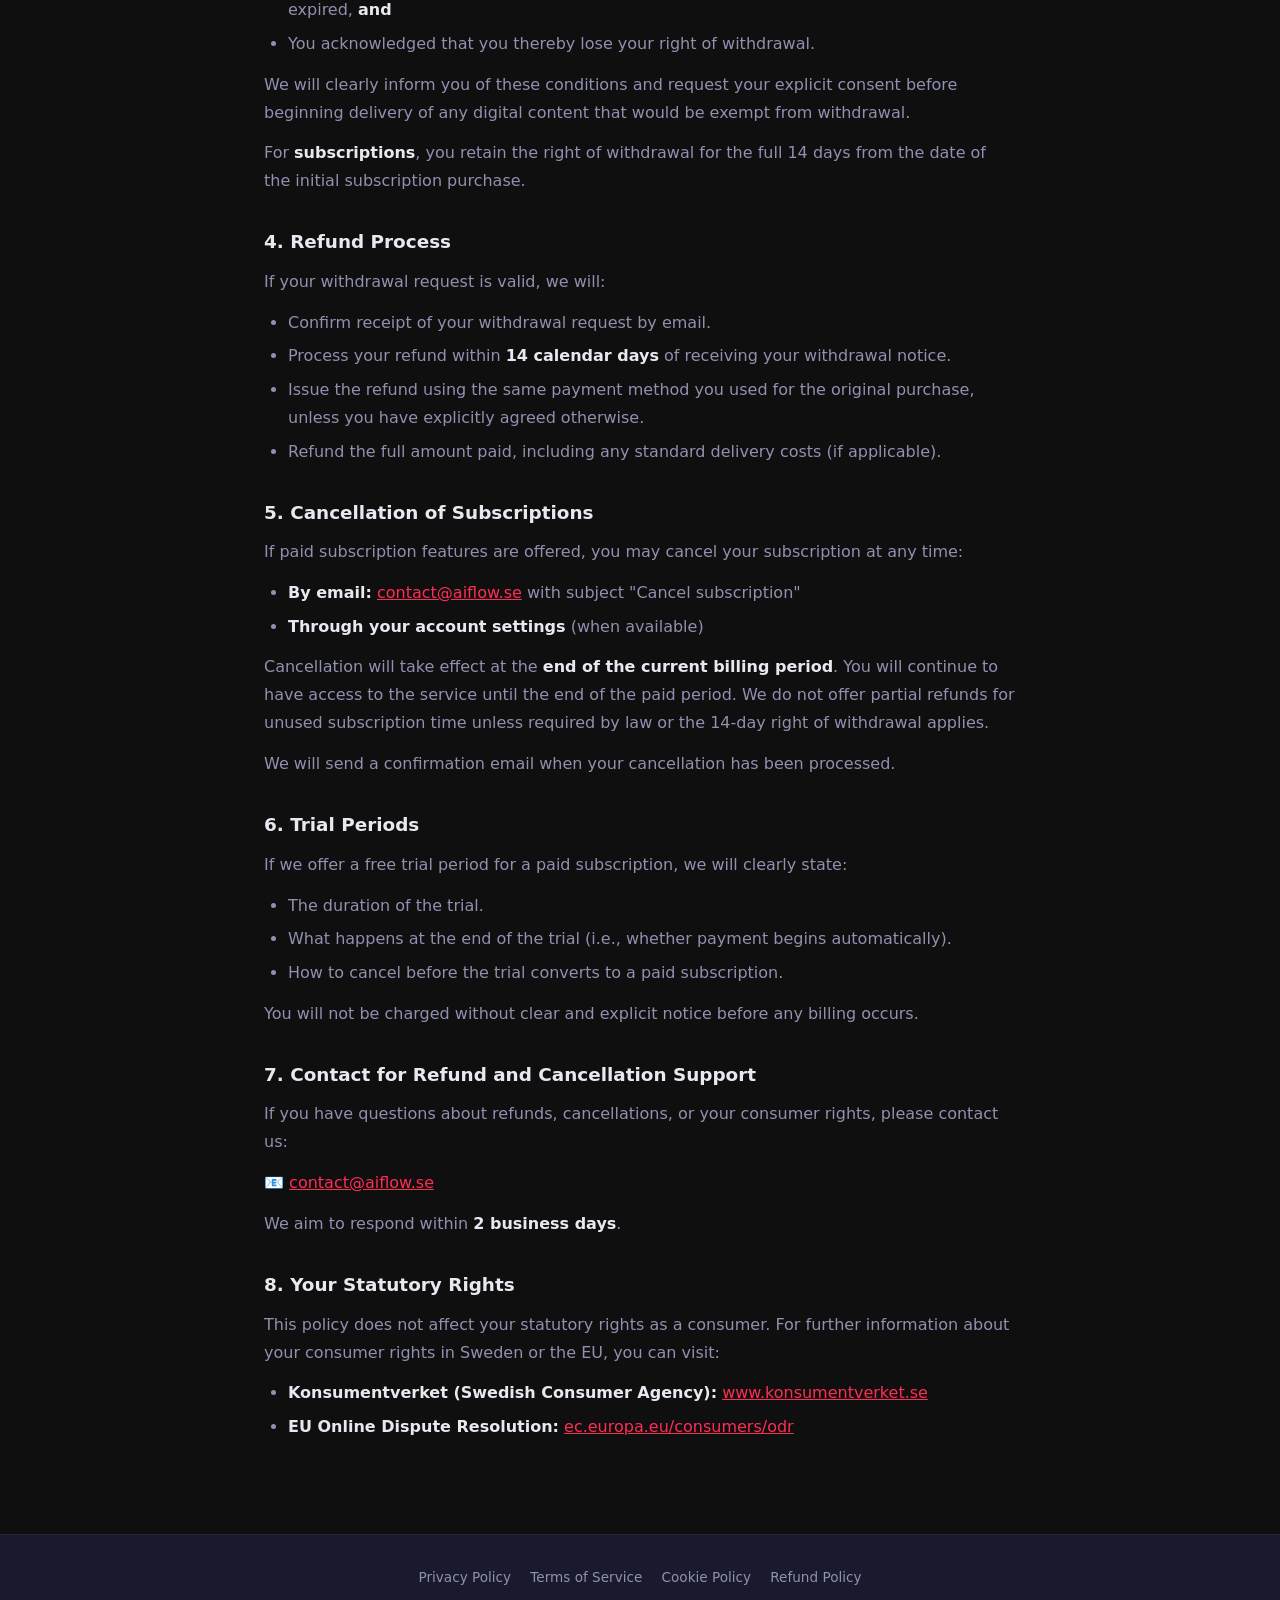
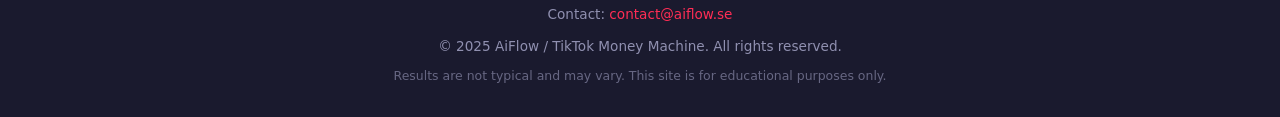
<file: public/refund-policy.html>
<!DOCTYPE html>
<html lang="en">
<head>
  <meta charset="UTF-8" />
  <meta name="viewport" content="width=device-width, initial-scale=1.0" />
  <title>Refund &amp; Cancellation Policy — TikTok Money Machine</title>
  <link rel="stylesheet" href="style.css" />
</head>
<body>

  <!-- HEADER -->
  <header>
    <div class="header-inner">
      <a href="index.html" class="logo">🎵 TikTok Money Machine</a>
      <nav>
        <a href="index.html#guide">Guide</a>
        <a href="index.html#niches">Niches</a>
        <a href="index.html#ai-assistant">AI Assistant</a>
      </nav>
    </div>
  </header>

  <main>
    <div class="legal-page">
      <a href="index.html" class="legal-back-link">← Back to Home</a>

      <h1>Refund &amp; Cancellation Policy</h1>
      <span class="last-updated">Last updated: 22 March 2025</span>

      <p>This Refund and Cancellation Policy describes your rights regarding refunds and cancellations when using services provided by <strong>AiFlow / TikTok Money Machine</strong>. Your rights as a European Union consumer are protected under the <strong>EU Consumer Rights Directive (2011/83/EU)</strong> and applicable Swedish consumer law.</p>

      <h2>1. Free Services</h2>
      <p>The educational content and AI assistant currently available on this website are provided <strong>free of charge</strong>. No payment is required to access them, and therefore no refund policy applies to the free service.</p>

      <h2>2. Right of Withdrawal (EU Consumers) — 14-Day Cooling-Off Period</h2>
      <p>If you are a consumer based in the European Union or European Economic Area and you purchase a paid digital service or subscription from us, you have the <strong>right to withdraw from your purchase within 14 calendar days</strong> from the date of purchase, without giving any reason.</p>
      <p>This right is provided under the EU Consumer Rights Directive.</p>

      <h3>How to Exercise Your Right of Withdrawal</h3>
      <p>To withdraw from a purchase, send a clear written statement to us within 14 days of purchase. You can use the model withdrawal form below or simply send an email stating your intention to withdraw.</p>
      <p><strong>Contact for withdrawal requests:</strong><br />
      📧 <a href="mailto:contact@aiflow.se">contact@aiflow.se</a><br />
      Subject: <em>Withdrawal from purchase — [your order reference or email address]</em></p>

      <h3>Model Withdrawal Form</h3>
      <p>You may (but are not required to) use the following form:</p>
      <blockquote style="border-left: 3px solid rgba(255,255,255,0.15); padding: 1rem 1.5rem; margin: 1rem 0; color: var(--muted);">
        To: AiFlow, contact@aiflow.se<br /><br />
        I hereby give notice that I wish to withdraw from my contract for the purchase of the following service: [description of service]<br /><br />
        Ordered on: [date]<br />
        Name: [your name]<br />
        Email: [your email]<br /><br />
        Date: [date of this notice]
      </blockquote>

      <h2>3. Exceptions to the Right of Withdrawal</h2>
      <p>In accordance with Art. 16(m) of the EU Consumer Rights Directive, the right of withdrawal may <strong>not apply</strong> to digital content (such as downloadable files) if:</p>
      <ul>
        <li>The digital content has already been delivered, <strong>and</strong></li>
        <li>You gave your prior explicit consent to begin delivery before the withdrawal period expired, <strong>and</strong></li>
        <li>You acknowledged that you thereby lose your right of withdrawal.</li>
      </ul>
      <p>We will clearly inform you of these conditions and request your explicit consent before beginning delivery of any digital content that would be exempt from withdrawal.</p>
      <p>For <strong>subscriptions</strong>, you retain the right of withdrawal for the full 14 days from the date of the initial subscription purchase.</p>

      <h2>4. Refund Process</h2>
      <p>If your withdrawal request is valid, we will:</p>
      <ul>
        <li>Confirm receipt of your withdrawal request by email.</li>
        <li>Process your refund within <strong>14 calendar days</strong> of receiving your withdrawal notice.</li>
        <li>Issue the refund using the same payment method you used for the original purchase, unless you have explicitly agreed otherwise.</li>
        <li>Refund the full amount paid, including any standard delivery costs (if applicable).</li>
      </ul>

      <h2>5. Cancellation of Subscriptions</h2>
      <p>If paid subscription features are offered, you may cancel your subscription at any time:</p>
      <ul>
        <li><strong>By email:</strong> <a href="mailto:contact@aiflow.se">contact@aiflow.se</a> with subject "Cancel subscription"</li>
        <li><strong>Through your account settings</strong> (when available)</li>
      </ul>
      <p>Cancellation will take effect at the <strong>end of the current billing period</strong>. You will continue to have access to the service until the end of the paid period. We do not offer partial refunds for unused subscription time unless required by law or the 14-day right of withdrawal applies.</p>
      <p>We will send a confirmation email when your cancellation has been processed.</p>

      <h2>6. Trial Periods</h2>
      <p>If we offer a free trial period for a paid subscription, we will clearly state:</p>
      <ul>
        <li>The duration of the trial.</li>
        <li>What happens at the end of the trial (i.e., whether payment begins automatically).</li>
        <li>How to cancel before the trial converts to a paid subscription.</li>
      </ul>
      <p>You will not be charged without clear and explicit notice before any billing occurs.</p>

      <h2>7. Contact for Refund and Cancellation Support</h2>
      <p>If you have questions about refunds, cancellations, or your consumer rights, please contact us:</p>
      <p>📧 <a href="mailto:contact@aiflow.se">contact@aiflow.se</a></p>
      <p>We aim to respond within <strong>2 business days</strong>.</p>

      <h2>8. Your Statutory Rights</h2>
      <p>This policy does not affect your statutory rights as a consumer. For further information about your consumer rights in Sweden or the EU, you can visit:</p>
      <ul>
        <li><strong>Konsumentverket (Swedish Consumer Agency):</strong> <a href="https://www.konsumentverket.se" target="_blank" rel="noopener">www.konsumentverket.se</a></li>
        <li><strong>EU Online Dispute Resolution:</strong> <a href="https://ec.europa.eu/consumers/odr" target="_blank" rel="noopener">ec.europa.eu/consumers/odr</a></li>
      </ul>
    </div>
  </main>

  <!-- FOOTER -->
  <footer>
    <div class="container">
      <nav class="footer-links" aria-label="Legal pages">
        <a href="privacy-policy.html">Privacy Policy</a>
        <a href="terms.html">Terms of Service</a>
        <a href="cookie-policy.html">Cookie Policy</a>
        <a href="refund-policy.html">Refund Policy</a>
      </nav>
      <p class="footer-contact">Contact: <a href="mailto:contact@aiflow.se">contact@aiflow.se</a></p>
      <p class="footer-copy">© 2025 AiFlow / TikTok Money Machine. All rights reserved.</p>
      <p class="footer-disclaimer">Results are not typical and may vary. This site is for educational purposes only.</p>
    </div>
  </footer>

  <script src="script.js"></script>
</body>
</html>
</file>
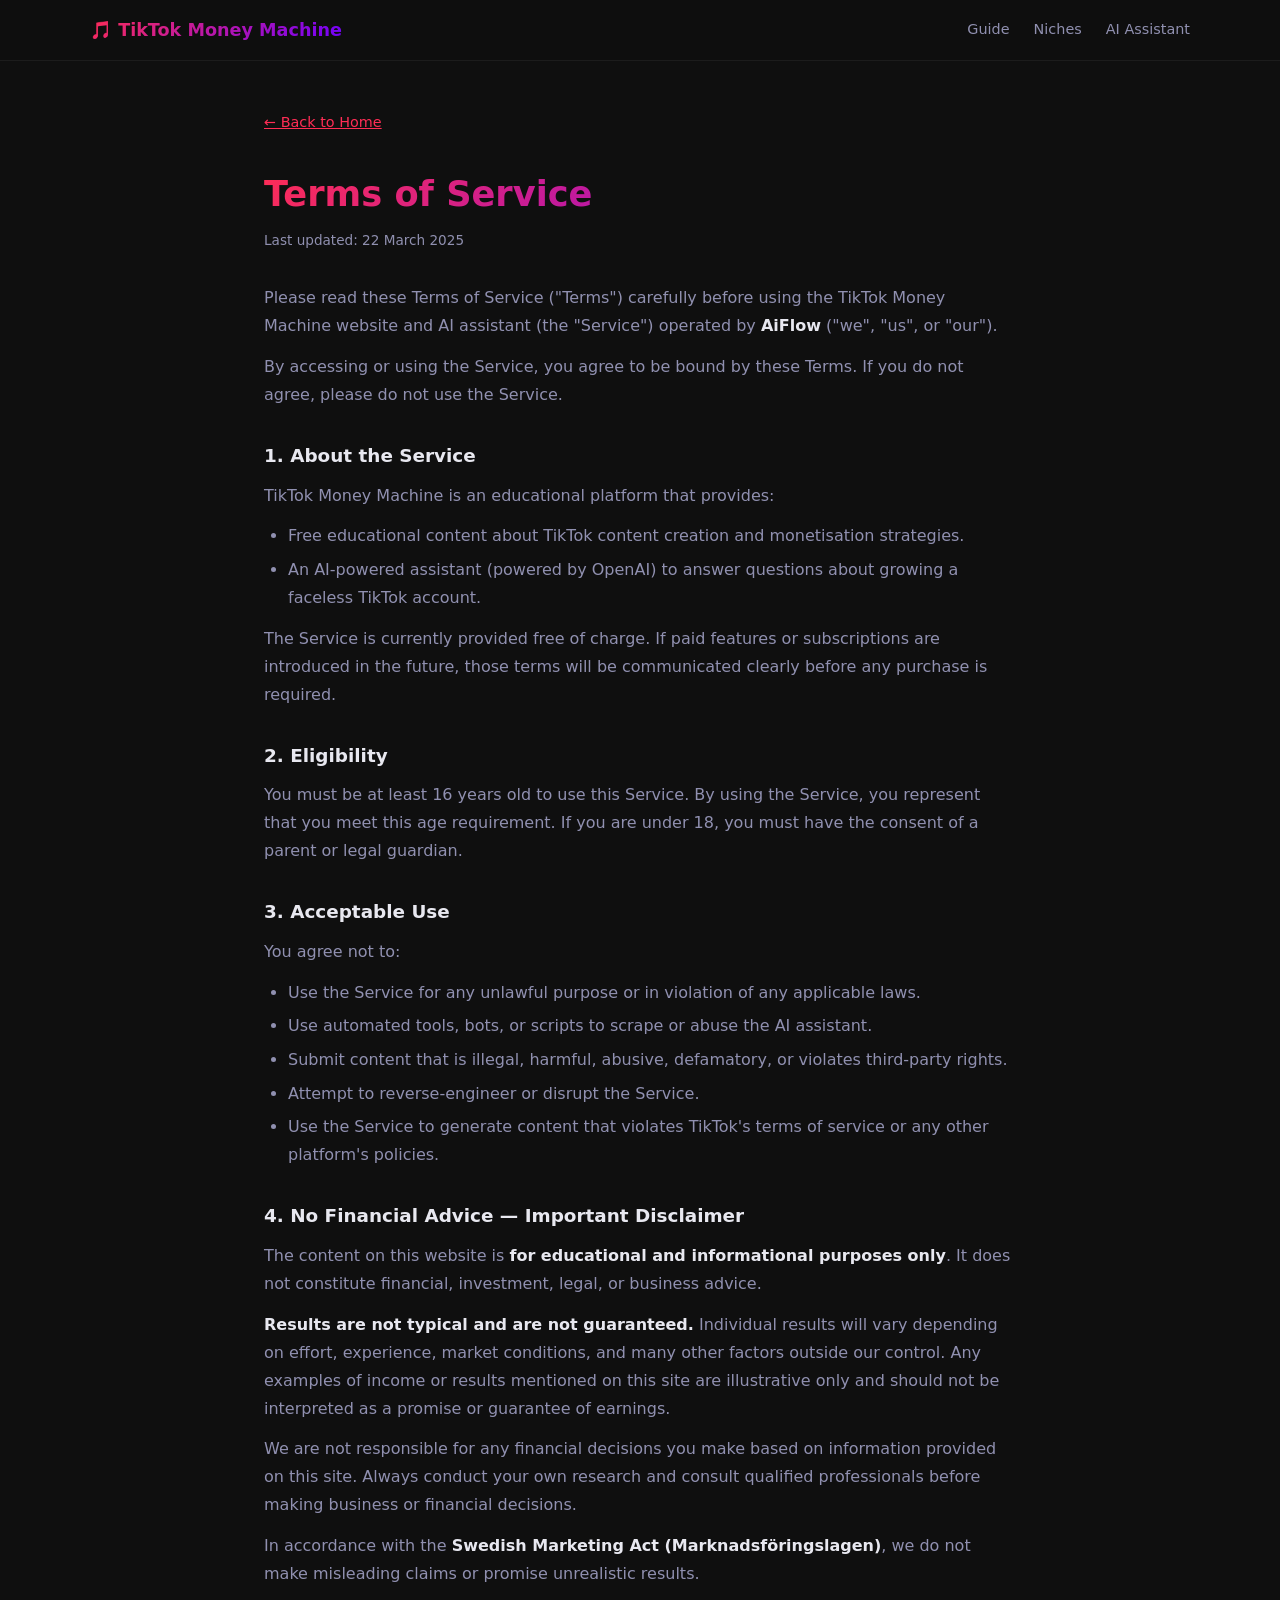
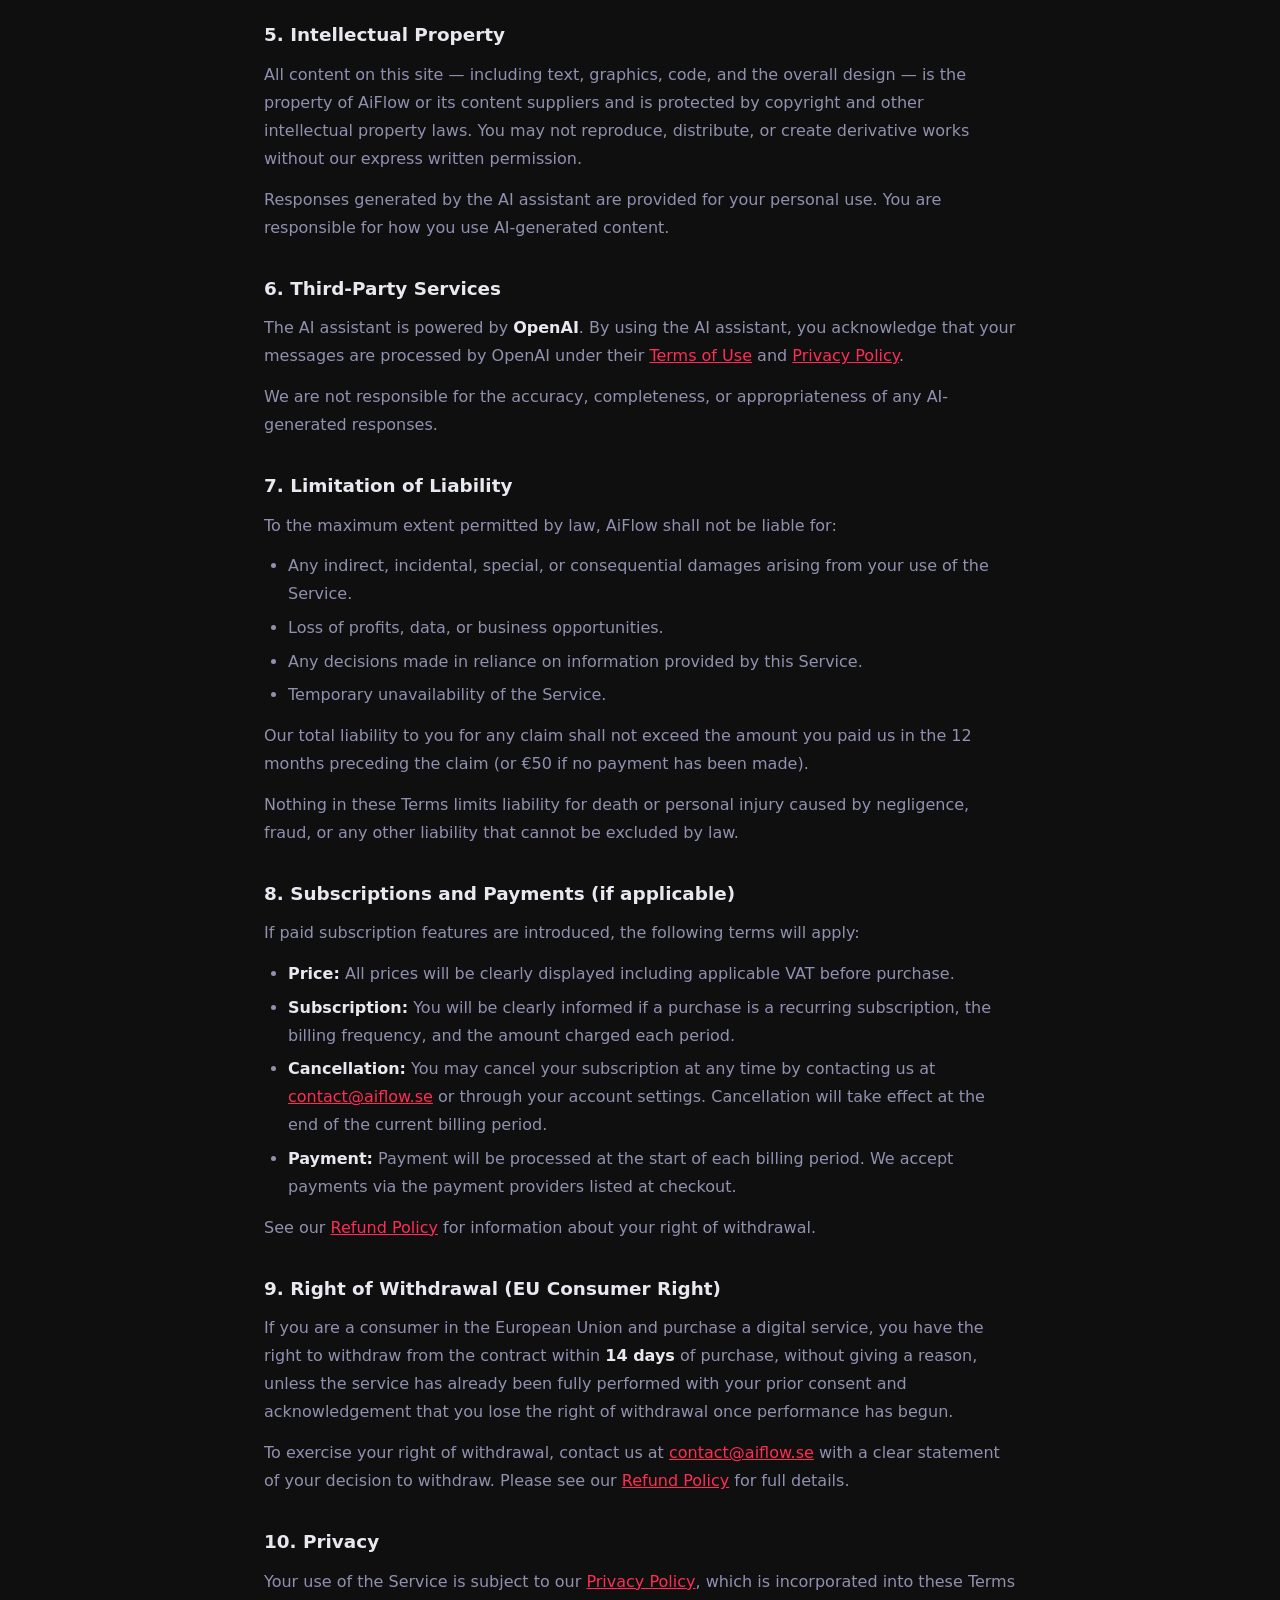
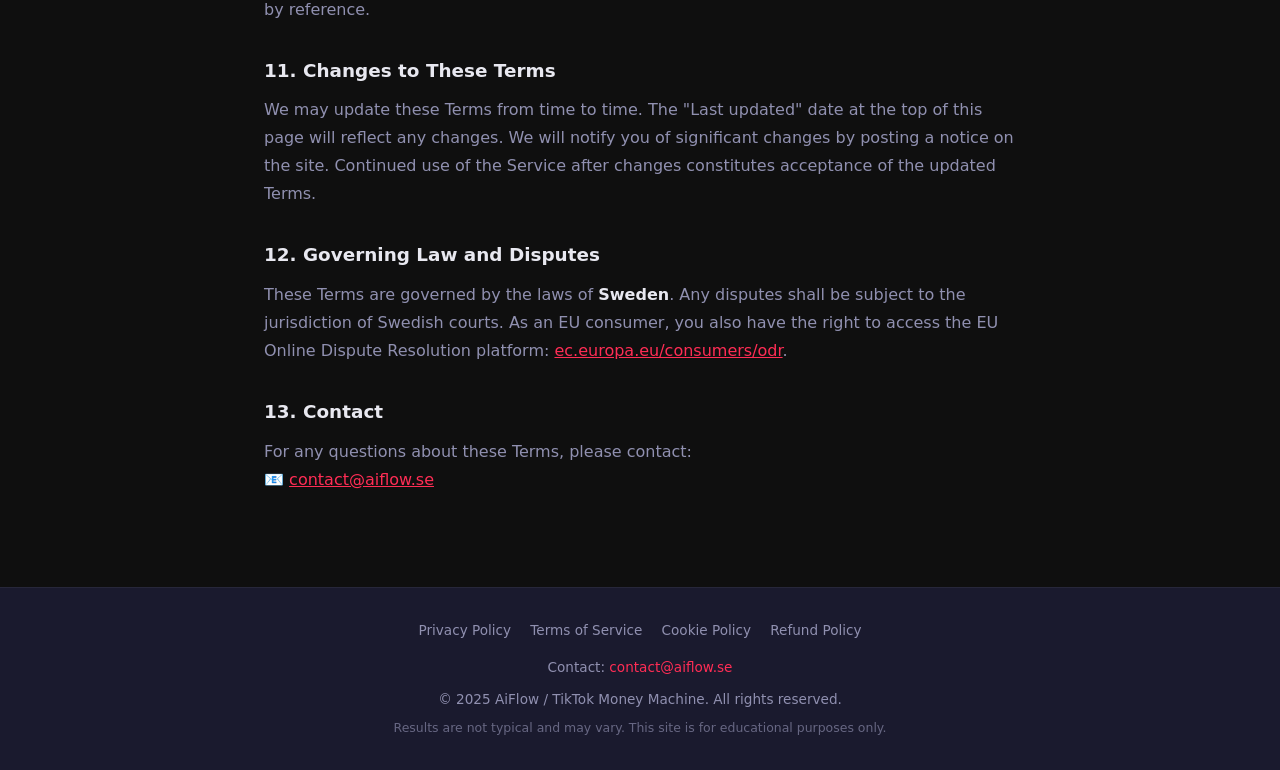
<file: public/terms.html>
<!DOCTYPE html>
<html lang="en">
<head>
  <meta charset="UTF-8" />
  <meta name="viewport" content="width=device-width, initial-scale=1.0" />
  <title>Terms of Service — TikTok Money Machine</title>
  <link rel="stylesheet" href="style.css" />
</head>
<body>

  <!-- HEADER -->
  <header>
    <div class="header-inner">
      <a href="index.html" class="logo">🎵 TikTok Money Machine</a>
      <nav>
        <a href="index.html#guide">Guide</a>
        <a href="index.html#niches">Niches</a>
        <a href="index.html#ai-assistant">AI Assistant</a>
      </nav>
    </div>
  </header>

  <main>
    <div class="legal-page">
      <a href="index.html" class="legal-back-link">← Back to Home</a>

      <h1>Terms of Service</h1>
      <span class="last-updated">Last updated: 22 March 2025</span>

      <p>Please read these Terms of Service ("Terms") carefully before using the TikTok Money Machine website and AI assistant (the "Service") operated by <strong>AiFlow</strong> ("we", "us", or "our").</p>
      <p>By accessing or using the Service, you agree to be bound by these Terms. If you do not agree, please do not use the Service.</p>

      <h2>1. About the Service</h2>
      <p>TikTok Money Machine is an educational platform that provides:</p>
      <ul>
        <li>Free educational content about TikTok content creation and monetisation strategies.</li>
        <li>An AI-powered assistant (powered by OpenAI) to answer questions about growing a faceless TikTok account.</li>
      </ul>
      <p>The Service is currently provided free of charge. If paid features or subscriptions are introduced in the future, those terms will be communicated clearly before any purchase is required.</p>

      <h2>2. Eligibility</h2>
      <p>You must be at least 16 years old to use this Service. By using the Service, you represent that you meet this age requirement. If you are under 18, you must have the consent of a parent or legal guardian.</p>

      <h2>3. Acceptable Use</h2>
      <p>You agree not to:</p>
      <ul>
        <li>Use the Service for any unlawful purpose or in violation of any applicable laws.</li>
        <li>Use automated tools, bots, or scripts to scrape or abuse the AI assistant.</li>
        <li>Submit content that is illegal, harmful, abusive, defamatory, or violates third-party rights.</li>
        <li>Attempt to reverse-engineer or disrupt the Service.</li>
        <li>Use the Service to generate content that violates TikTok's terms of service or any other platform's policies.</li>
      </ul>

      <h2>4. No Financial Advice — Important Disclaimer</h2>
      <p>The content on this website is <strong>for educational and informational purposes only</strong>. It does not constitute financial, investment, legal, or business advice.</p>
      <p><strong>Results are not typical and are not guaranteed.</strong> Individual results will vary depending on effort, experience, market conditions, and many other factors outside our control. Any examples of income or results mentioned on this site are illustrative only and should not be interpreted as a promise or guarantee of earnings.</p>
      <p>We are not responsible for any financial decisions you make based on information provided on this site. Always conduct your own research and consult qualified professionals before making business or financial decisions.</p>
      <p>In accordance with the <strong>Swedish Marketing Act (Marknadsföringslagen)</strong>, we do not make misleading claims or promise unrealistic results.</p>

      <h2>5. Intellectual Property</h2>
      <p>All content on this site — including text, graphics, code, and the overall design — is the property of AiFlow or its content suppliers and is protected by copyright and other intellectual property laws. You may not reproduce, distribute, or create derivative works without our express written permission.</p>
      <p>Responses generated by the AI assistant are provided for your personal use. You are responsible for how you use AI-generated content.</p>

      <h2>6. Third-Party Services</h2>
      <p>The AI assistant is powered by <strong>OpenAI</strong>. By using the AI assistant, you acknowledge that your messages are processed by OpenAI under their <a href="https://openai.com/policies/terms-of-use" target="_blank" rel="noopener">Terms of Use</a> and <a href="https://openai.com/policies/privacy-policy" target="_blank" rel="noopener">Privacy Policy</a>.</p>
      <p>We are not responsible for the accuracy, completeness, or appropriateness of any AI-generated responses.</p>

      <h2>7. Limitation of Liability</h2>
      <p>To the maximum extent permitted by law, AiFlow shall not be liable for:</p>
      <ul>
        <li>Any indirect, incidental, special, or consequential damages arising from your use of the Service.</li>
        <li>Loss of profits, data, or business opportunities.</li>
        <li>Any decisions made in reliance on information provided by this Service.</li>
        <li>Temporary unavailability of the Service.</li>
      </ul>
      <p>Our total liability to you for any claim shall not exceed the amount you paid us in the 12 months preceding the claim (or €50 if no payment has been made).</p>
      <p>Nothing in these Terms limits liability for death or personal injury caused by negligence, fraud, or any other liability that cannot be excluded by law.</p>

      <h2>8. Subscriptions and Payments (if applicable)</h2>
      <p>If paid subscription features are introduced, the following terms will apply:</p>
      <ul>
        <li><strong>Price:</strong> All prices will be clearly displayed including applicable VAT before purchase.</li>
        <li><strong>Subscription:</strong> You will be clearly informed if a purchase is a recurring subscription, the billing frequency, and the amount charged each period.</li>
        <li><strong>Cancellation:</strong> You may cancel your subscription at any time by contacting us at <a href="mailto:contact@aiflow.se">contact@aiflow.se</a> or through your account settings. Cancellation will take effect at the end of the current billing period.</li>
        <li><strong>Payment:</strong> Payment will be processed at the start of each billing period. We accept payments via the payment providers listed at checkout.</li>
      </ul>
      <p>See our <a href="refund-policy.html">Refund Policy</a> for information about your right of withdrawal.</p>

      <h2>9. Right of Withdrawal (EU Consumer Right)</h2>
      <p>If you are a consumer in the European Union and purchase a digital service, you have the right to withdraw from the contract within <strong>14 days</strong> of purchase, without giving a reason, unless the service has already been fully performed with your prior consent and acknowledgement that you lose the right of withdrawal once performance has begun.</p>
      <p>To exercise your right of withdrawal, contact us at <a href="mailto:contact@aiflow.se">contact@aiflow.se</a> with a clear statement of your decision to withdraw. Please see our <a href="refund-policy.html">Refund Policy</a> for full details.</p>

      <h2>10. Privacy</h2>
      <p>Your use of the Service is subject to our <a href="privacy-policy.html">Privacy Policy</a>, which is incorporated into these Terms by reference.</p>

      <h2>11. Changes to These Terms</h2>
      <p>We may update these Terms from time to time. The "Last updated" date at the top of this page will reflect any changes. We will notify you of significant changes by posting a notice on the site. Continued use of the Service after changes constitutes acceptance of the updated Terms.</p>

      <h2>12. Governing Law and Disputes</h2>
      <p>These Terms are governed by the laws of <strong>Sweden</strong>. Any disputes shall be subject to the jurisdiction of Swedish courts. As an EU consumer, you also have the right to access the EU Online Dispute Resolution platform: <a href="https://ec.europa.eu/consumers/odr" target="_blank" rel="noopener">ec.europa.eu/consumers/odr</a>.</p>

      <h2>13. Contact</h2>
      <p>For any questions about these Terms, please contact:<br />
      📧 <a href="mailto:contact@aiflow.se">contact@aiflow.se</a></p>
    </div>
  </main>

  <!-- FOOTER -->
  <footer>
    <div class="container">
      <nav class="footer-links" aria-label="Legal pages">
        <a href="privacy-policy.html">Privacy Policy</a>
        <a href="terms.html">Terms of Service</a>
        <a href="cookie-policy.html">Cookie Policy</a>
        <a href="refund-policy.html">Refund Policy</a>
      </nav>
      <p class="footer-contact">Contact: <a href="mailto:contact@aiflow.se">contact@aiflow.se</a></p>
      <p class="footer-copy">© 2025 AiFlow / TikTok Money Machine. All rights reserved.</p>
      <p class="footer-disclaimer">Results are not typical and may vary. This site is for educational purposes only.</p>
    </div>
  </footer>

  <script src="script.js"></script>
</body>
</html>
</file>
<file: public/style.css>
/* ── Reset & Base ──────────────────────────────────────────── */
*, *::before, *::after { box-sizing: border-box; margin: 0; padding: 0; }

:root {
  --pink:    #ff2d55;
  --dark-pink: #cc0035;
  --purple:  #6e00ff;
  --dark:    #0f0f0f;
  --dark-2:  #1a1a2e;
  --dark-3:  #16213e;
  --card-bg: #1e1e3a;
  --text:    #e8e8f0;
  --muted:   #9090b0;
  --radius:  14px;
  --shadow:  0 4px 24px rgba(0,0,0,0.35);
}

html { scroll-behavior: smooth; }

body {
  font-family: 'Segoe UI', system-ui, -apple-system, sans-serif;
  background: var(--dark);
  color: var(--text);
  line-height: 1.6;
}

a { color: inherit; text-decoration: none; }

/* ── Header ────────────────────────────────────────────────── */
header {
  position: sticky;
  top: 0;
  z-index: 100;
  background: rgba(15, 15, 15, 0.92);
  backdrop-filter: blur(12px);
  border-bottom: 1px solid rgba(255,255,255,0.06);
  padding: 0 1.5rem;
}

.header-inner {
  max-width: 1100px;
  margin: 0 auto;
  display: flex;
  align-items: center;
  justify-content: space-between;
  height: 60px;
}

.logo {
  font-size: 1.1rem;
  font-weight: 700;
  background: linear-gradient(135deg, var(--pink), var(--purple));
  -webkit-background-clip: text;
  -webkit-text-fill-color: transparent;
  background-clip: text;
}

nav { display: flex; gap: 1.5rem; }
nav a {
  font-size: 0.9rem;
  color: var(--muted);
  transition: color 0.2s;
}
nav a:hover { color: var(--text); }

/* ── Hero ──────────────────────────────────────────────────── */
.hero {
  background: linear-gradient(160deg, var(--dark-2) 0%, var(--dark-3) 100%);
  padding: 6rem 1.5rem 5rem;
  text-align: center;
  position: relative;
  overflow: hidden;
}

.hero::before {
  content: '';
  position: absolute;
  width: 600px; height: 600px;
  border-radius: 50%;
  background: radial-gradient(circle, rgba(255,45,85,0.18) 0%, transparent 70%);
  top: -150px; left: 50%; transform: translateX(-50%);
  pointer-events: none;
}

.hero-content { position: relative; max-width: 700px; margin: 0 auto; }

.hero h1 {
  font-size: clamp(2rem, 5vw, 3.4rem);
  font-weight: 800;
  line-height: 1.15;
  margin-bottom: 1.2rem;
}

.hero h1 span {
  background: linear-gradient(135deg, var(--pink) 0%, var(--purple) 100%);
  -webkit-background-clip: text;
  -webkit-text-fill-color: transparent;
  background-clip: text;
}

.hero p {
  font-size: 1.1rem;
  color: var(--muted);
  margin-bottom: 2rem;
  max-width: 560px;
  margin-left: auto;
  margin-right: auto;
}

.btn-primary, .btn-secondary {
  display: inline-block;
  padding: 0.75rem 1.8rem;
  border-radius: 50px;
  font-weight: 600;
  font-size: 0.95rem;
  transition: transform 0.15s, box-shadow 0.15s;
  margin: 0.3rem;
}

.btn-primary {
  background: linear-gradient(135deg, var(--pink), var(--purple));
  color: #fff;
  box-shadow: 0 4px 20px rgba(255,45,85,0.35);
}

.btn-primary:hover {
  transform: translateY(-2px);
  box-shadow: 0 6px 26px rgba(255,45,85,0.5);
}

.btn-secondary {
  background: rgba(255,255,255,0.07);
  color: var(--text);
  border: 1px solid rgba(255,255,255,0.12);
}

.btn-secondary:hover {
  background: rgba(255,255,255,0.12);
  transform: translateY(-2px);
}

/* ── Sections ──────────────────────────────────────────────── */
.section { padding: 5rem 1.5rem; }
.section-alt { background: var(--dark-2); }

.container { max-width: 1100px; margin: 0 auto; }

.section h2 {
  font-size: clamp(1.6rem, 3vw, 2.2rem);
  font-weight: 700;
  margin-bottom: 0.8rem;
  text-align: center;
}

.section-intro {
  color: var(--muted);
  text-align: center;
  max-width: 620px;
  margin: 0 auto 2.8rem;
  font-size: 1rem;
}

/* ── Cards ─────────────────────────────────────────────────── */
.cards {
  display: grid;
  grid-template-columns: repeat(auto-fit, minmax(260px, 1fr));
  gap: 1.5rem;
}

.card {
  background: var(--card-bg);
  border: 1px solid rgba(255,255,255,0.07);
  border-radius: var(--radius);
  padding: 1.8rem;
  box-shadow: var(--shadow);
  transition: transform 0.2s, box-shadow 0.2s;
}

.card:hover {
  transform: translateY(-4px);
  box-shadow: 0 8px 32px rgba(0,0,0,0.5);
}

.card-icon { font-size: 2rem; margin-bottom: 0.8rem; }

.card h3 {
  font-size: 1.05rem;
  font-weight: 700;
  margin-bottom: 1rem;
  color: #fff;
}

.card ul {
  list-style: none;
  display: flex;
  flex-direction: column;
  gap: 0.55rem;
}

.card li {
  font-size: 0.9rem;
  color: var(--muted);
  padding-left: 1rem;
  position: relative;
}

.card li::before {
  content: '→';
  position: absolute;
  left: 0;
  color: var(--pink);
}

.card li strong { color: var(--text); }

/* ── Niches Grid ───────────────────────────────────────────── */
.niches-grid {
  display: flex;
  flex-wrap: wrap;
  gap: 0.8rem;
  justify-content: center;
}

.niche-pill {
  background: var(--card-bg);
  border: 1px solid rgba(255,255,255,0.09);
  border-radius: 50px;
  padding: 0.6rem 1.3rem;
  font-size: 0.9rem;
  font-weight: 500;
  transition: background 0.2s, border-color 0.2s;
  cursor: default;
}

.niche-pill:hover {
  background: rgba(255,45,85,0.15);
  border-color: rgba(255,45,85,0.4);
}

/* ── Chat ──────────────────────────────────────────────────── */
.chat-container {
  max-width: 760px;
  margin: 0 auto;
  background: var(--card-bg);
  border: 1px solid rgba(255,255,255,0.07);
  border-radius: var(--radius);
  box-shadow: var(--shadow);
  overflow: hidden;
  display: flex;
  flex-direction: column;
}

.chat-messages {
  padding: 1.5rem;
  min-height: 320px;
  max-height: 480px;
  overflow-y: auto;
  display: flex;
  flex-direction: column;
  gap: 1rem;
}

.chat-messages::-webkit-scrollbar { width: 6px; }
.chat-messages::-webkit-scrollbar-track { background: transparent; }
.chat-messages::-webkit-scrollbar-thumb { background: rgba(255,255,255,0.1); border-radius: 3px; }

.message { display: flex; }

.user-message { justify-content: flex-end; }
.assistant-message { justify-content: flex-start; }

.message-bubble {
  max-width: 80%;
  padding: 0.75rem 1rem;
  border-radius: 16px;
  font-size: 0.9rem;
  line-height: 1.55;
  white-space: pre-wrap;
}

.assistant-message .message-bubble {
  background: rgba(110,0,255,0.15);
  border: 1px solid rgba(110,0,255,0.25);
  border-bottom-left-radius: 4px;
}

.user-message .message-bubble {
  background: linear-gradient(135deg, var(--pink), var(--purple));
  color: #fff;
  border-bottom-right-radius: 4px;
}

.chat-form {
  display: flex;
  gap: 0.6rem;
  padding: 1rem 1.2rem;
  border-top: 1px solid rgba(255,255,255,0.06);
  background: rgba(0,0,0,0.2);
}

.chat-form input {
  flex: 1;
  background: rgba(255,255,255,0.06);
  border: 1px solid rgba(255,255,255,0.1);
  border-radius: 50px;
  padding: 0.65rem 1.1rem;
  color: var(--text);
  font-size: 0.9rem;
  outline: none;
  transition: border-color 0.2s;
}

.chat-form input::placeholder { color: var(--muted); }
.chat-form input:focus { border-color: rgba(255,45,85,0.5); }

.chat-form button {
  background: linear-gradient(135deg, var(--pink), var(--purple));
  border: none;
  border-radius: 50px;
  color: #fff;
  font-weight: 600;
  font-size: 0.9rem;
  padding: 0.65rem 1.4rem;
  cursor: pointer;
  transition: opacity 0.15s, transform 0.15s;
  white-space: nowrap;
}

.chat-form button:hover:not(:disabled) { opacity: 0.88; transform: translateY(-1px); }
.chat-form button:disabled { opacity: 0.5; cursor: not-allowed; }

/* Typing indicator */
.typing-dots span {
  display: inline-block;
  width: 6px; height: 6px;
  background: var(--muted);
  border-radius: 50%;
  margin: 0 2px;
  animation: blink 1.2s infinite;
}
.typing-dots span:nth-child(2) { animation-delay: 0.2s; }
.typing-dots span:nth-child(3) { animation-delay: 0.4s; }

@keyframes blink {
  0%, 80%, 100% { opacity: 0.2; transform: scale(0.8); }
  40%            { opacity: 1;   transform: scale(1); }
}

/* ── Footer ────────────────────────────────────────────────── */
footer {
  background: var(--dark-2);
  border-top: 1px solid rgba(255,255,255,0.06);
  padding: 2rem 1.5rem;
  text-align: center;
  color: var(--muted);
  font-size: 0.85rem;
}

.footer-links {
  display: flex;
  flex-wrap: wrap;
  gap: 1.2rem;
  justify-content: center;
  margin-bottom: 1rem;
}

.footer-links a {
  color: var(--muted);
  font-size: 0.85rem;
  transition: color 0.2s;
}

.footer-links a:hover { color: var(--pink); }

.footer-contact {
  margin-bottom: 0.6rem;
  font-size: 0.85rem;
}

.footer-contact a { color: var(--pink); }

.footer-copy { margin-bottom: 0.5rem; }

.footer-disclaimer {
  font-size: 0.78rem;
  opacity: 0.65;
  max-width: 600px;
  margin: 0.4rem auto 0;
  line-height: 1.55;
}

/* ── Cookie Banner ─────────────────────────────────────────── */
.cookie-banner {
  display: none;
  position: fixed;
  bottom: 0;
  left: 0;
  right: 0;
  z-index: 9999;
  background: var(--dark-2);
  border-top: 1px solid rgba(255,255,255,0.1);
  padding: 1.2rem 1.5rem;
  box-shadow: 0 -4px 24px rgba(0,0,0,0.5);
}

.cookie-banner.visible { display: block; }

.cookie-banner-inner {
  max-width: 1100px;
  margin: 0 auto;
  display: flex;
  align-items: center;
  gap: 1.5rem;
  flex-wrap: wrap;
}

.cookie-banner-text { flex: 1; min-width: 200px; }

.cookie-banner-text strong {
  display: block;
  margin-bottom: 0.3rem;
  color: var(--text);
}

.cookie-banner-text p {
  font-size: 0.85rem;
  color: var(--muted);
  margin: 0;
}

.cookie-banner-text a {
  color: var(--pink);
  text-decoration: underline;
}

.cookie-banner-buttons {
  display: flex;
  gap: 0.7rem;
  flex-shrink: 0;
}

.cookie-btn {
  padding: 0.6rem 1.4rem;
  border-radius: 50px;
  font-weight: 600;
  font-size: 0.88rem;
  cursor: pointer;
  border: none;
  transition: opacity 0.15s, transform 0.15s;
}

.cookie-btn:hover { opacity: 0.85; transform: translateY(-1px); }

.cookie-btn-accept {
  background: linear-gradient(135deg, var(--pink), var(--purple));
  color: #fff;
}

.cookie-btn-decline {
  background: rgba(255,255,255,0.08);
  color: var(--text);
  border: 1px solid rgba(255,255,255,0.14);
}

/* ── Legal Pages ───────────────────────────────────────────── */
.legal-page {
  max-width: 800px;
  margin: 0 auto;
  padding: 3rem 1.5rem 5rem;
}

.legal-page h1 {
  font-size: clamp(1.6rem, 3vw, 2.2rem);
  font-weight: 700;
  margin-bottom: 0.5rem;
  background: linear-gradient(135deg, var(--pink), var(--purple));
  -webkit-background-clip: text;
  -webkit-text-fill-color: transparent;
  background-clip: text;
}

.legal-page .last-updated {
  font-size: 0.85rem;
  color: var(--muted);
  margin-bottom: 2rem;
  display: block;
}

.legal-page h2 {
  font-size: 1.15rem;
  font-weight: 700;
  margin: 2rem 0 0.7rem;
  color: var(--text);
  text-align: left;
}

.legal-page h3 {
  font-size: 1rem;
  font-weight: 600;
  margin: 1.2rem 0 0.4rem;
  color: var(--text);
}

.legal-page p {
  color: var(--muted);
  margin-bottom: 0.8rem;
  line-height: 1.75;
}

.legal-page ul,
.legal-page ol {
  color: var(--muted);
  padding-left: 1.5rem;
  margin-bottom: 0.8rem;
  line-height: 1.75;
}

.legal-page li { margin-bottom: 0.35rem; }

.legal-page a { color: var(--pink); text-decoration: underline; }

.legal-page strong { color: var(--text); }

.legal-back-link {
  display: inline-block;
  margin-bottom: 2rem;
  color: var(--muted);
  font-size: 0.9rem;
  text-decoration: none;
}

.legal-back-link:hover { color: var(--pink); }

/* ── Responsive ────────────────────────────────────────────── */
@media (max-width: 600px) {
  .hero { padding: 4rem 1rem 3.5rem; }
  .section { padding: 3.5rem 1rem; }
  nav { gap: 1rem; }
  .cookie-banner-inner { flex-direction: column; align-items: flex-start; }
  .cookie-banner-buttons { width: 100%; justify-content: flex-end; }
}
</file>
